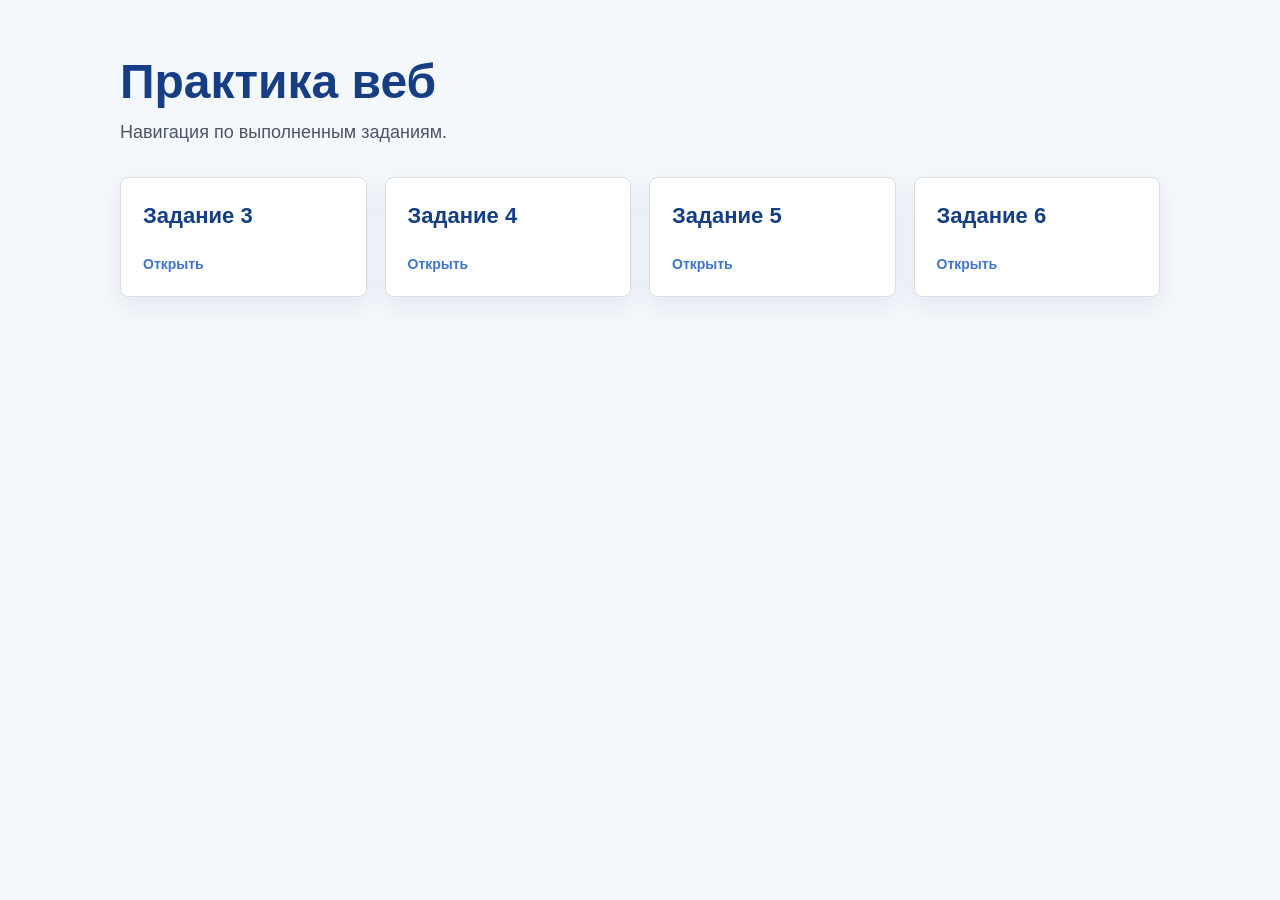
<file: index.html>
<!DOCTYPE html>
<html lang="ru">
<head>
  <meta charset="UTF-8">
  <meta name="viewport" content="width=device-width, initial-scale=1.0">
  <title>Практика веб</title>
  <style>
    /* Базовые стили */
    * {
      box-sizing: border-box;
    }

    body {
      margin: 0;
      min-height: 100vh;
      background: #f4f7fb;
      color: #1f2937;
      font-family: Arial, sans-serif;
      line-height: 1.45;
    }

    main {
      width: min(1040px, calc(100% - 32px));
      margin: 0 auto;
      padding: 56px 0;
    }

    h1 {
      margin: 0 0 10px;
      color: #153e84;
      font-size: clamp(32px, 5vw, 48px);
      line-height: 1.1;
    }

    p {
      margin: 0 0 32px;
      color: #4b5563;
      font-size: 18px;
    }

    /* Карточки заданий */
    .tasks {
      display: grid;
      grid-template-columns: repeat(auto-fit, minmax(210px, 1fr));
      gap: 18px;
    }

    .task {
      min-height: 120px;
      padding: 22px;
      border: 1px solid #d9dce2;
      border-radius: 8px;
      display: flex;
      flex-direction: column;
      justify-content: space-between;
      background: #ffffff;
      color: inherit;
      text-decoration: none;
      box-shadow: 0 10px 24px rgba(21, 62, 132, 0.08);
      transition: transform 0.2s ease, box-shadow 0.2s ease, border-color 0.2s ease;
    }

    .task:hover {
      transform: translateY(-3px);
      border-color: #4174cb;
      box-shadow: 0 16px 32px rgba(21, 62, 132, 0.14);
    }

    .task strong {
      color: #153e84;
      font-size: 22px;
    }

    .task span {
      margin-top: 16px;
      color: #4174cb;
      font-size: 14px;
      font-weight: 700;
    }
  </style>
</head>
<body>
  <!-- Навигация по заданиям -->
  <main>
    <h1>Практика веб</h1>
    <p>Навигация по выполненным заданиям.</p>
    <div class="tasks">
      <a class="task" href="Задание 3/index.html">
        <strong>Задание 3</strong>
        <span>Открыть</span>
      </a>
      <a class="task" href="Задание 4/index.html">
        <strong>Задание 4</strong>
        <span>Открыть</span>
      </a>
      <a class="task" href="Задание 5/index.html">
        <strong>Задание 5</strong>
        <span>Открыть</span>
      </a>
      <a class="task" href="Задание 6/index.html">
        <strong>Задание 6</strong>
        <span>Открыть</span>
      </a>
    </div>
  </main>
</body>
</html>
</file>
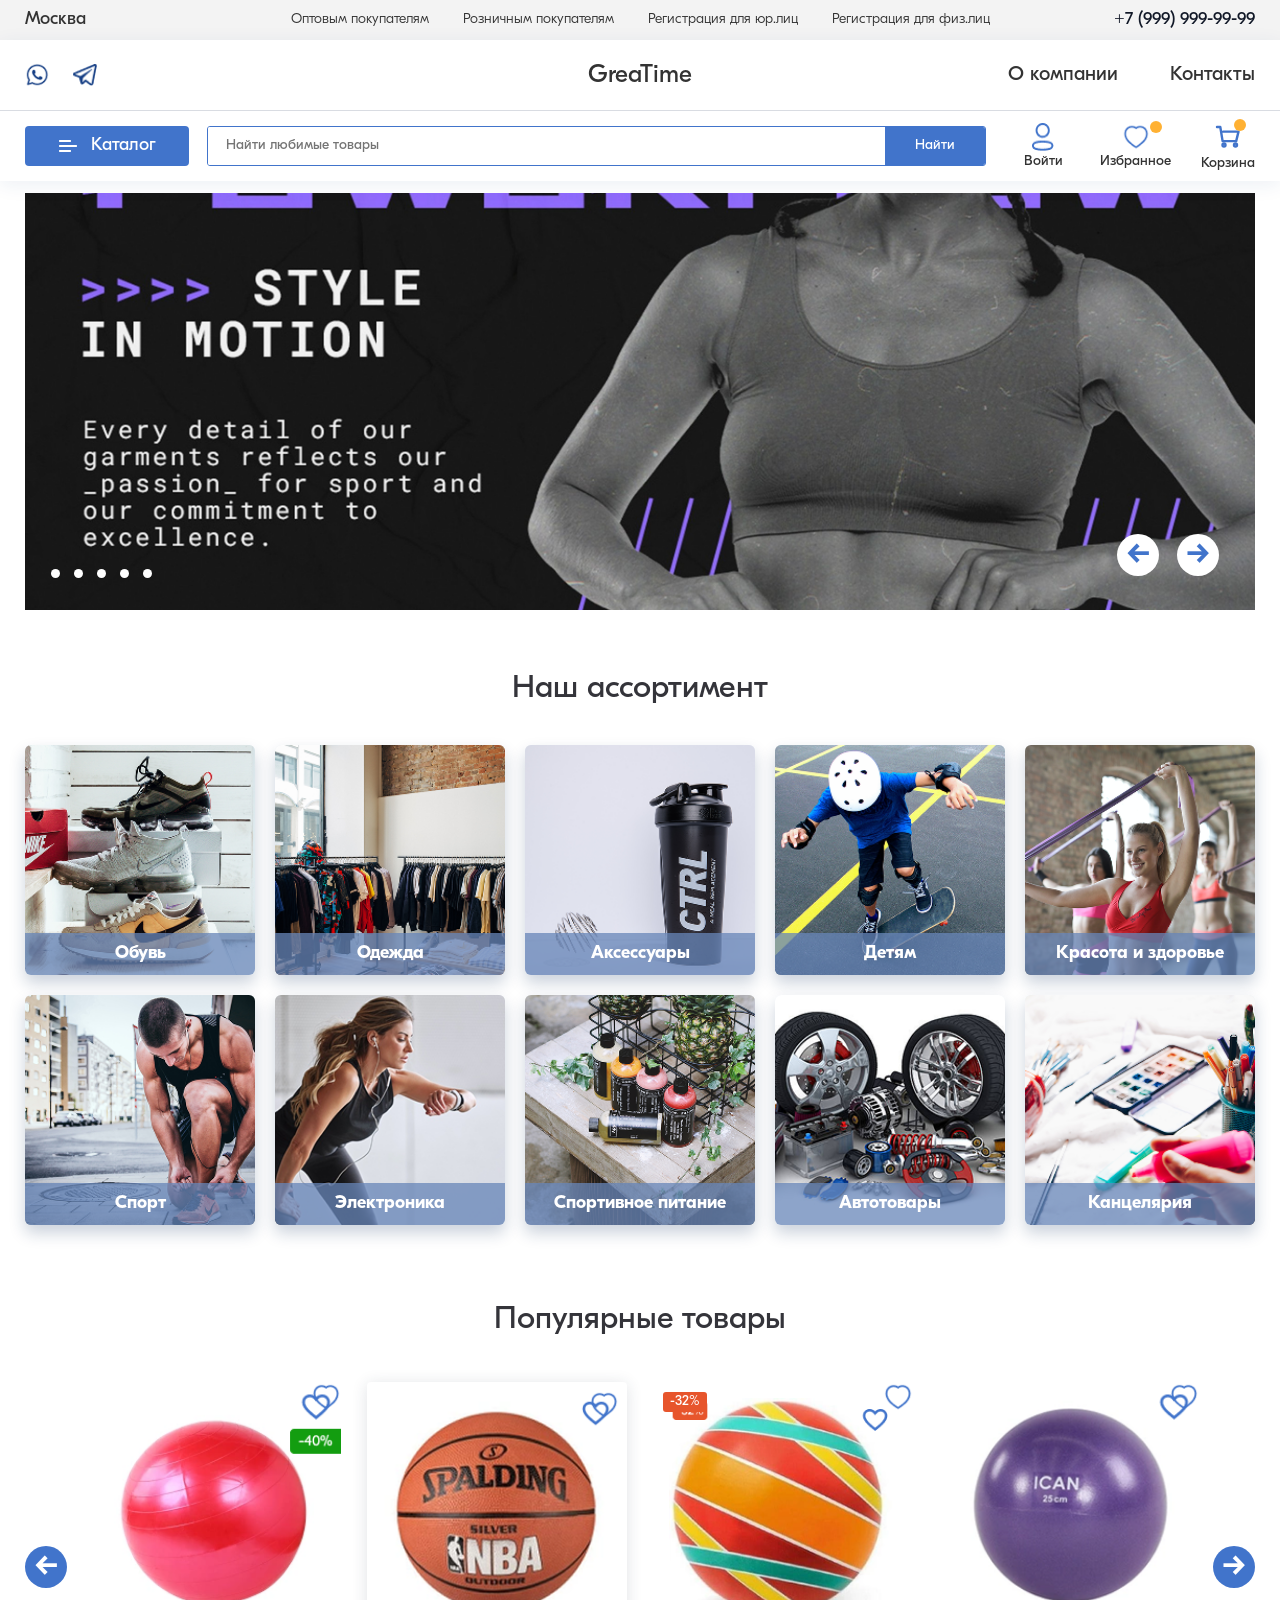
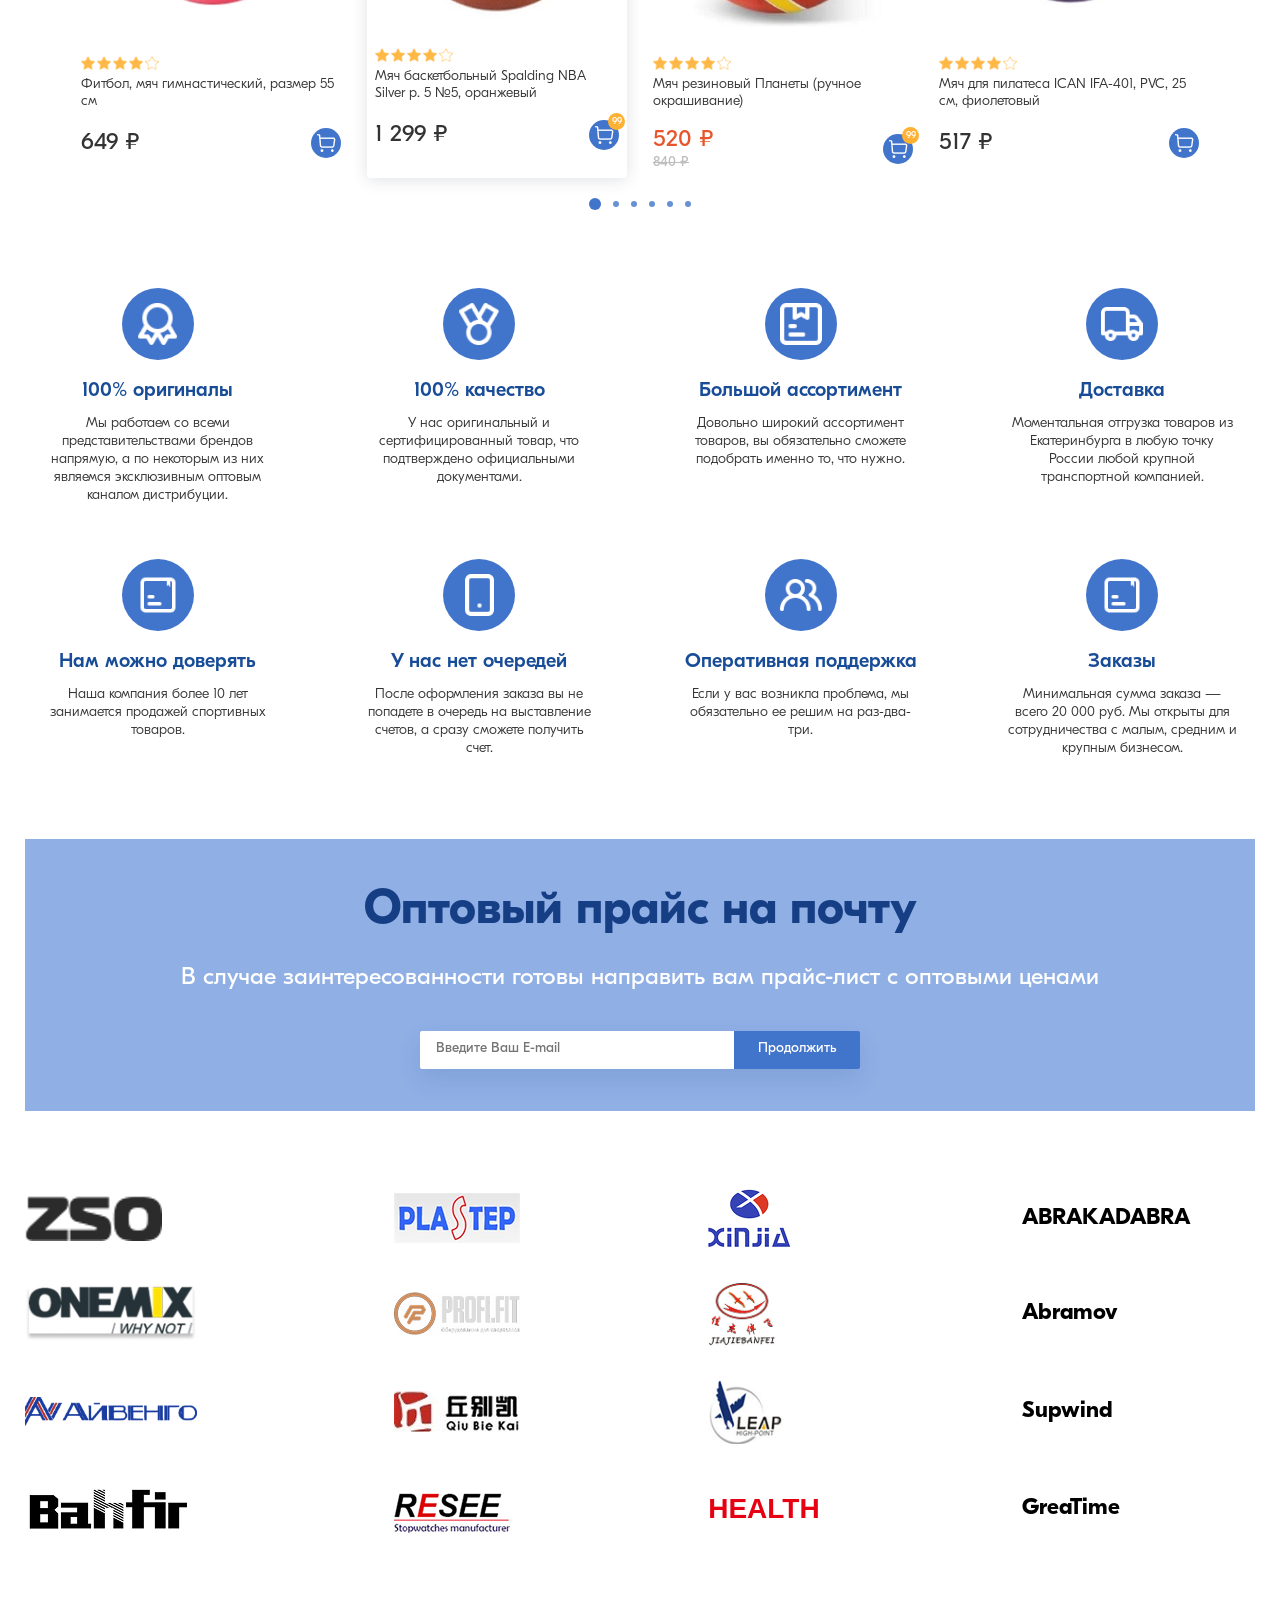
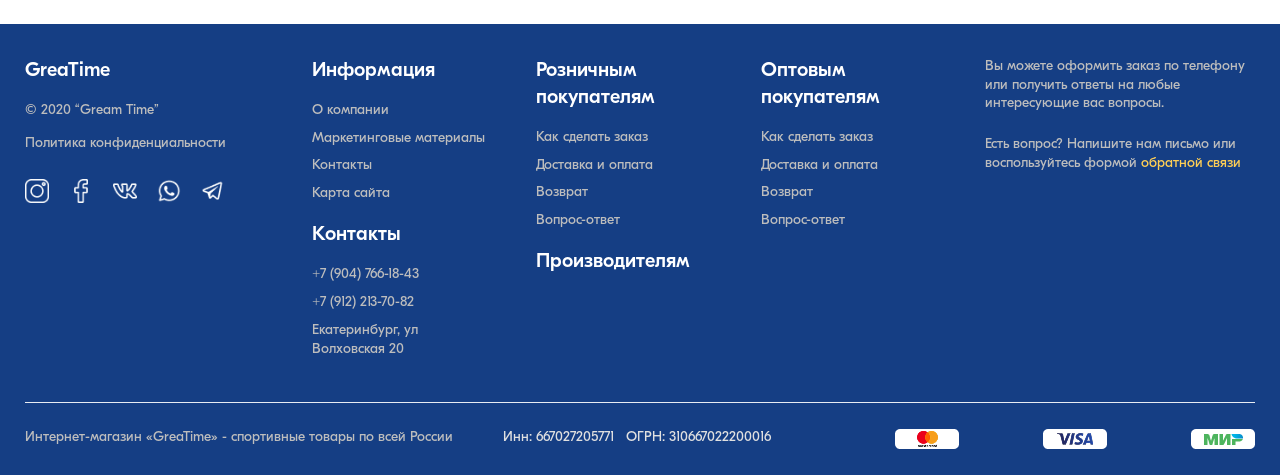
<file: Задание 3/index.html>
﻿<!DOCTYPE html>
<html lang="ru">
<head>
  <meta charset="UTF-8">
  <meta name="viewport" content="width=device-width, initial-scale=1.0">
  <title>GreaTime</title>
  <link rel="stylesheet" href="css/styles.css">
</head>
<body>
  <!-- Верхняя строка -->
  <div class="top-line">
    <div class="container top-line__inner">
      <span>Москва</span>
      <nav class="top-menu" aria-label="Верхнее меню">
        <a href="#">Оптовым покупателям</a>
        <a href="#">Розничным покупателям</a>
        <a href="#">Регистрация для юр.лиц</a>
        <a href="#">Регистрация для физ.лиц</a>
      </nav>
      <a class="phone" href="tel:+79999999999">+7 (999) 999-99-99</a>
    </div>
  </div>

  <!-- Шапка -->
  <header>
    <div class="header-main">
      <div class="container header-main__inner">
        <div class="messengers">
          <a href="#" aria-label="WhatsApp"><img src="../img/icon-whatsapp-header.png" alt=""></a>
          <a href="#" aria-label="Telegram"><img src="../img/icon-telegram-header.png" alt=""></a>
        </div>
        <a class="brand" href="#">GreaTime</a>
        <input class="burger-toggle" type="checkbox" id="burger-toggle" aria-label="Открыть меню">
        <label class="burger-btn" for="burger-toggle" aria-hidden="true">
          <span></span>
          <span></span>
          <span></span>
        </label>
        <nav class="header-links" aria-label="Информация">
          <a href="#">О компании</a>
          <a href="#">Контакты</a>
        </nav>
        <nav class="mobile-menu" aria-label="Мобильное меню">
          <a href="#">О компании</a>
          <a href="#">Контакты</a>
          <a href="#">Оптовым покупателям</a>
          <a href="#">Розничным покупателям</a>
          <a href="#">Регистрация для юр.лиц</a>
          <a href="#">Регистрация для физ.лиц</a>
        </nav>
      </div>
    </div>

    <div class="search-line">
      <div class="container search-line__inner">
        <button class="catalog-btn" type="button">
          <img src="../img/icon-menu-catalog.png" alt="">
          <span>Каталог</span>
        </button>

        <form class="search" action="#">
          <input type="search" placeholder="Найти любимые товары">
          <button type="submit">Найти</button>
        </form>

        <nav class="user-actions" aria-label="Пользовательское меню">
          <a class="user-action" href="#">
            <img src="../img/icon-user-profile.png" alt="">
            <span>Войти</span>
          </a>
          <a class="user-action" href="#">
            <span class="notify-dot"></span>
            <img src="../img/icon-favorite-heart.png" alt="">
            <span>Избранное</span>
          </a>
          <a class="user-action" href="#">
            <span class="notify-dot"></span>
            <img src="../img/icon-cart-header.svg" alt="">
            <span>Корзина</span>
          </a>
        </nav>
      </div>
    </div>
  </header>

  <main>
    <!-- Баннер -->
    <section class="hero" aria-label="Промо баннер">
      <div class="container hero-slider">
        <img src="../img/promo-main-banner.png" alt="Banner design template">
        <div class="hero-dots" aria-hidden="true">
          <span></span>
          <span></span>
          <span></span>
          <span></span>
          <span></span>
        </div>
        <div class="hero-arrows" aria-hidden="true">
          <button class="hero-arrow" type="button">←</button>
          <button class="hero-arrow" type="button">→</button>
        </div>
      </div>
    </section>

    <!-- Ассортимент -->
    <section class="section" aria-labelledby="assortment-title">
      <div class="container">
        <h1 class="section__title" id="assortment-title">Наш ассортимент</h1>
        <div class="assortment">
          <a class="category" href="#"><img src="../img/cat-shoes.png" alt="Обувь"><span>Обувь</span></a>
          <a class="category" href="#"><img src="../img/cat-clothes.png" alt="Одежда"><span>Одежда</span></a>
          <a class="category" href="#"><img src="../img/cat-accessories.png" alt="Аксессуары"><span>Аксессуары</span></a>
          <a class="category" href="#"><img src="../img/cat-kids.png" alt="Детям"><span>Детям</span></a>
          <a class="category" href="#"><img src="../img/cat-beauty.png" alt="Красота и здоровье"><span>Красота и здоровье</span></a>
          <a class="category" href="#"><img src="../img/cat-sport.png" alt="Спорт"><span>Спорт</span></a>
          <a class="category" href="#"><img src="../img/cat-electronics.png" alt="Электроника"><span>Электроника</span></a>
          <a class="category" href="#"><img src="../img/cat-food.png" alt="Спортивное питание"><span>Спортивное питание</span></a>
          <a class="category" href="#"><img src="../img/cat-auto.png" alt="Автотовары"><span>Автотовары</span></a>
          <a class="category" href="#"><img src="../img/cat-office.png" alt="Канцелярия"><span>Канцелярия</span></a>
        </div>
      </div>
    </section>

    <!-- Популярные товары -->
    <section class="section" aria-labelledby="popular-title">
      <div class="container">
        <h2 class="section__title" id="popular-title">Популярные товары</h2>
        <div class="products-box">
          <button class="product-arrow product-arrow--left" type="button" aria-label="Назад">←</button>
          <div class="products">
            <article class="product">
              <div class="product__media">
                <img src="../img/prod-fitball.png" alt="Фитбол гимнастический">
                <button class="favorite" type="button" aria-label="Добавить в избранное"><img src="../img/icon-favorite-heart.png" alt=""></button>
              </div>
              <div class="rating">
                <img src="../img/icon-star-filled.png" alt=""><img src="../img/icon-star-filled.png" alt=""><img src="../img/icon-star-filled.png" alt=""><img src="../img/icon-star-filled.png" alt=""><img src="../img/icon-star-empty.png" alt="">
              </div>
              <h3 class="product__name">Фитбол, мяч гимнастический, размер 55 см</h3>
              <div class="product__bottom">
                <p class="price">649 ₽</p>
                <button class="cart-btn" type="button" aria-label="В корзину"><img src="../img/icon-cart-button.png" alt=""></button>
              </div>
            </article>

            <article class="product product--active">
              <div class="product__media">
                <img src="../img/prod-basket.png" alt="Баскетбольный мяч Spalding">
                <button class="favorite" type="button" aria-label="Добавить в избранное"><img src="../img/icon-favorite-heart.png" alt=""></button>
              </div>
              <div class="rating">
                <img src="../img/icon-star-filled.png" alt=""><img src="../img/icon-star-filled.png" alt=""><img src="../img/icon-star-filled.png" alt=""><img src="../img/icon-star-filled.png" alt=""><img src="../img/icon-star-empty.png" alt="">
              </div>
              <h3 class="product__name">Мяч баскетбольный Spalding NBA Silver р. 5 №5, оранжевый</h3>
              <div class="product__bottom">
                <p class="price">1 299 ₽</p>
                <button class="cart-btn" type="button" aria-label="В корзину"><span class="cart-badge">99</span><img src="../img/icon-cart-button.png" alt=""></button>
              </div>
            </article>

            <article class="product">
              <div class="product__media">
                <span class="discount-badge">-32%</span>
                <img class="product__image--planet" src="../img/prod-planet.png" alt="Мяч резиновый Планеты">
                <button class="favorite" type="button" aria-label="Добавить в избранное"><img src="../img/icon-favorite-heart.png" alt=""></button>
              </div>
              <div class="rating">
                <img src="../img/icon-star-filled.png" alt=""><img src="../img/icon-star-filled.png" alt=""><img src="../img/icon-star-filled.png" alt=""><img src="../img/icon-star-filled.png" alt=""><img src="../img/icon-star-empty.png" alt="">
              </div>
              <h3 class="product__name">Мяч резиновый Планеты (ручное окрашивание)</h3>
              <div class="product__bottom">
                <p class="price price--sale">
                  <span>520 ₽</span>
                  <span class="old-price">840 ₽</span>
                </p>
                <button class="cart-btn" type="button" aria-label="В корзину"><span class="cart-badge">99</span><img src="../img/icon-cart-button.png" alt=""></button>
              </div>
            </article>

            <article class="product">
              <div class="product__media">
                <img src="../img/prod-pilates.png" alt="Мяч для пилатеса ICAN">
                <button class="favorite" type="button" aria-label="Добавить в избранное"><img src="../img/icon-favorite-heart.png" alt=""></button>
              </div>
              <div class="rating">
                <img src="../img/icon-star-filled.png" alt=""><img src="../img/icon-star-filled.png" alt=""><img src="../img/icon-star-filled.png" alt=""><img src="../img/icon-star-filled.png" alt=""><img src="../img/icon-star-empty.png" alt="">
              </div>
              <h3 class="product__name">Мяч для пилатеса ICAN IFA-401, PVC, 25 см, фиолетовый</h3>
              <div class="product__bottom">
                <p class="price">517 ₽</p>
                <button class="cart-btn" type="button" aria-label="В корзину"><img src="../img/icon-cart-button.png" alt=""></button>
              </div>
            </article>
          </div>
          <button class="product-arrow product-arrow--right" type="button" aria-label="Вперед">→</button>
          <div class="product-dots" aria-hidden="true">
            <span></span><span></span><span></span><span></span><span></span><span></span>
          </div>
        </div>
      </div>
    </section>

    <!-- Преимущества -->
    <section class="benefits" aria-label="Преимущества">
      <div class="container benefits__grid">
        <article class="benefit">
          <div class="benefit__icon"><img src="../img/icon-original.png" alt=""></div>
          <h3>100% оригиналы</h3>
          <p>Мы работаем со всеми представительствами брендов напрямую, а по некоторым из них являемся эксклюзивным оптовым каналом дистрибуции.</p>
        </article>
        <article class="benefit">
          <div class="benefit__icon"><img src="../img/icon-quality.png" alt=""></div>
          <h3>100% качество</h3>
          <p>У нас оригинальный и сертифицированный товар, что подтверждено официальными документами.</p>
        </article>
        <article class="benefit">
          <div class="benefit__icon"><img src="../img/icon-bag.png" alt=""></div>
          <h3>Большой ассортимент</h3>
          <p>Довольно широкий ассортимент товаров, вы обязательно сможете подобрать именно то, что нужно.</p>
        </article>
        <article class="benefit">
          <div class="benefit__icon"><img src="../img/icon-delivery.png" alt=""></div>
          <h3>Доставка</h3>
          <p>Моментальная отгрузка товаров из Екатеринбурга в любую точку России любой крупной транспортной компанией.</p>
        </article>
        <article class="benefit">
          <div class="benefit__icon"><img src="../img/icon-order.png" alt=""></div>
          <h3>Нам можно доверять</h3>
          <p>Наша компания более 10 лет занимается продажей спортивных товаров.</p>
        </article>
        <article class="benefit">
          <div class="benefit__icon"><img src="../img/icon-phone.png" alt=""></div>
          <h3>У нас нет очередей</h3>
          <p>После оформления заказа вы не попадете в очередь на выставление счетов, а сразу сможете получить счет.</p>
        </article>
        <article class="benefit">
          <div class="benefit__icon"><img src="../img/icon-users.png" alt=""></div>
          <h3>Оперативная поддержка</h3>
          <p>Если у вас возникла проблема, мы обязательно ее решим на раз-два-три.</p>
        </article>
        <article class="benefit">
          <div class="benefit__icon"><img src="../img/icon-order.png" alt=""></div>
          <h3>Заказы</h3>
          <p>Минимальная сумма заказа — всего 20 000 руб. Мы открыты для сотрудничества с малым, средним и крупным бизнесом.</p>
        </article>
      </div>
    </section>

    <!-- Форма прайса -->
    <section class="price-request" aria-labelledby="price-title">
      <div class="container price-request__box">
        <h2 id="price-title">Оптовый прайс на почту</h2>
        <p>В случае заинтересованности готовы направить вам прайс-лист с оптовыми ценами</p>
        <form action="#">
          <input type="email" placeholder="Введите Ваш E-mail">
          <button type="submit">Продолжить</button>
        </form>
      </div>
    </section>

    <!-- Бренды -->
    <section class="brands" aria-label="Бренды">
      <div class="container brands__grid">
        <div class="brand-logo"><img src="../img/logo-zso.png" alt="ZSO"></div>
        <div class="brand-logo"><img src="../img/brand-plastep.png" alt="Plastep"></div>
        <div class="brand-logo"><img src="../img/brand-xinjia.png" alt="Xinjia"></div>
        <div class="brand-logo brand-logo--text">ABRAKADABRA</div>

        <div class="brand-logo"><img src="../img/brand-onemix.png" alt="Onemix"></div>
        <div class="brand-logo"><img src="../img/brand-profi-fit.png" alt="Profi Fit"></div>
        <div class="brand-logo"><img src="../img/brand-jaifeianfei.png" alt="Jaifeianfei"></div>
        <div class="brand-logo brand-logo--text">Abramov</div>

        <div class="brand-logo"><img src="../img/brand-avventura.png" alt="Avventura"></div>
        <div class="brand-logo"><img src="../img/brand-qiubiekai.png" alt="Qiu Bie Kai"></div>
        <div class="brand-logo"><img src="../img/brand-leap.png" alt="Leap"></div>
        <div class="brand-logo brand-logo--text">Supwind</div>

        <div class="brand-logo"><img src="../img/brand-bankfit.png" alt="Bankfit"></div>
        <div class="brand-logo"><img src="../img/brand-resee.png" alt="Resee"></div>
        <div class="brand-logo"><span class="health-mark">HEALTH</span></div>
        <div class="brand-logo brand-logo--text">GreaTime</div>
      </div>
    </section>
  </main>

  <!-- Подвал -->
  <footer class="footer">
    <div class="container">
      <div class="footer__grid">
        <section>
          <h2 class="footer__brand">GreaTime</h2>
          <p class="footer__copy">© 2020 “Gream Time”</p>
          <a class="footer__policy" href="#">Политика конфиденциальности</a>
          <div class="socials">
            <a href="#" aria-label="Instagram"><img src="../img/icon-instagram-footer.png" alt=""></a>
            <a href="#" aria-label="Facebook"><img src="../img/icon-facebook-footer.png" alt=""></a>
            <a href="#" aria-label="VK"><img src="../img/icon-vk-footer.png" alt=""></a>
            <a href="#" aria-label="WhatsApp"><img src="../img/icon-whatsapp-footer.png" alt=""></a>
            <a href="#" aria-label="Telegram"><img src="../img/icon-telegram-footer.png" alt=""></a>
          </div>
        </section>
        <section>
          <h2>Информация</h2>
          <nav>
            <a href="#">О компании</a>
            <a href="#">Маркетинговые материалы</a>
            <a href="#">Контакты</a>
            <a href="#">Карта сайта</a>
          </nav>
          <h2 style="margin-top:18px;">Контакты</h2>
          <div class="footer__contacts">
            <a href="tel:+79047661843">+7 (904) 766-18-43</a>
            <a href="tel:+79122137082">+7 (912) 213-70-82</a>
            <span class="footer__text">Екатеринбург, ул Волховская 20</span>
          </div>
        </section>
        <section>
          <h2>Розничным покупателям</h2>
          <nav>
            <a href="#">Как сделать заказ</a>
            <a href="#">Доставка и оплата</a>
            <a href="#">Возврат</a>
            <a href="#">Вопрос-ответ</a>
          </nav>
          <h2 class="footer__manufacturers-title">Производителям</h2>
        </section>
        <section>
          <h2>Оптовым покупателям</h2>
          <nav>
            <a href="#">Как сделать заказ</a>
            <a href="#">Доставка и оплата</a>
            <a href="#">Возврат</a>
            <a href="#">Вопрос-ответ</a>
          </nav>
        </section>
        <section>
          <p class="footer__text">Вы можете оформить заказ по телефону или получить ответы на любые интересующие вас вопросы.</p>
          <p class="footer__text" style="margin-top:22px;">Есть вопрос? Напишите нам письмо или воспользуйтесь формой <span class="footer__accent">обратной связи</span></p>
        </section>
      </div>

      <div class="footer__bottom">
        <p class="footer__bottom-text">Интернет-магазин «GreaTime» - спортивные товары по всей России</p>
        <p class="footer__requisites">Инн: 667027205771&nbsp;&nbsp; ОГРН: 310667022200016</p>
        <div class="footer__payments">
          <img src="../img/payment-mastercard.png" alt="Mastercard">
          <img src="../img/payment-visa.png" alt="Visa">
          <img src="../img/payment-mir.png" alt="МИР">
        </div>
      </div>
    </div>
  </footer>
</body>
</html>
</file>
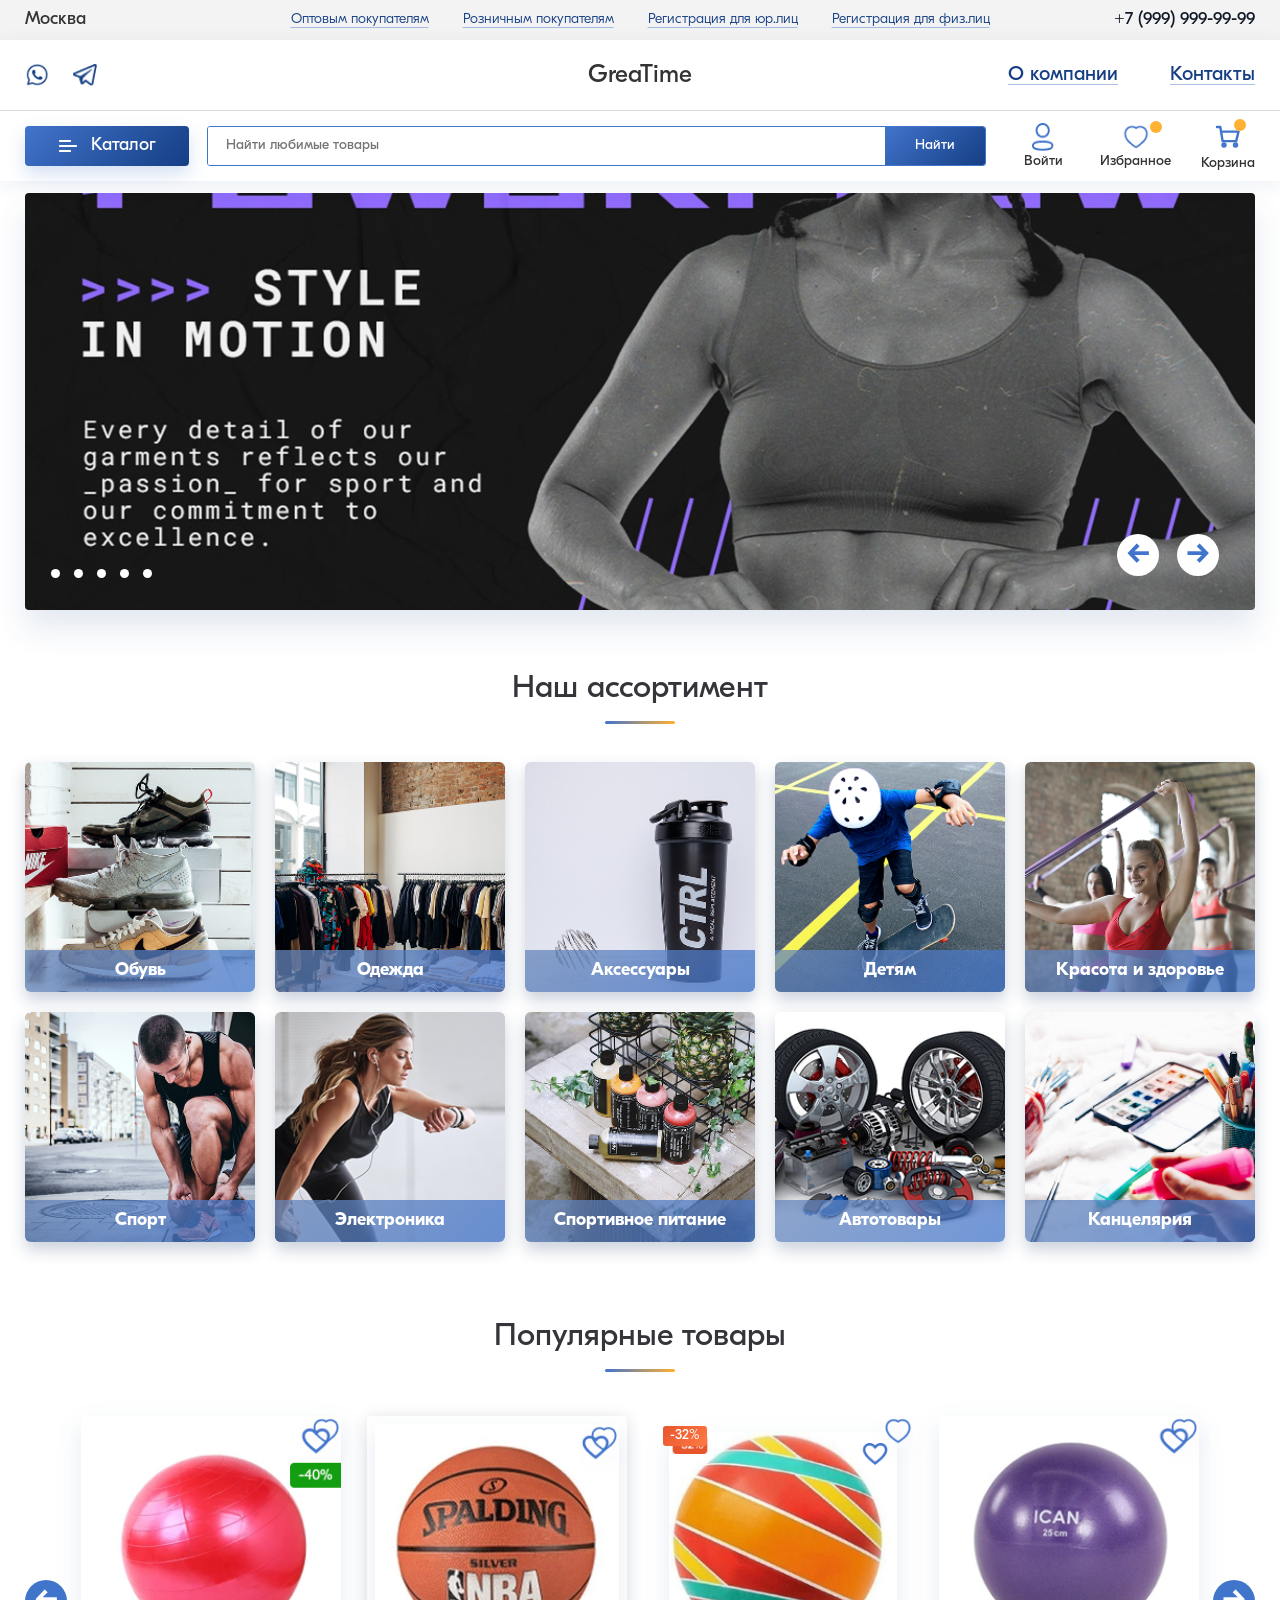
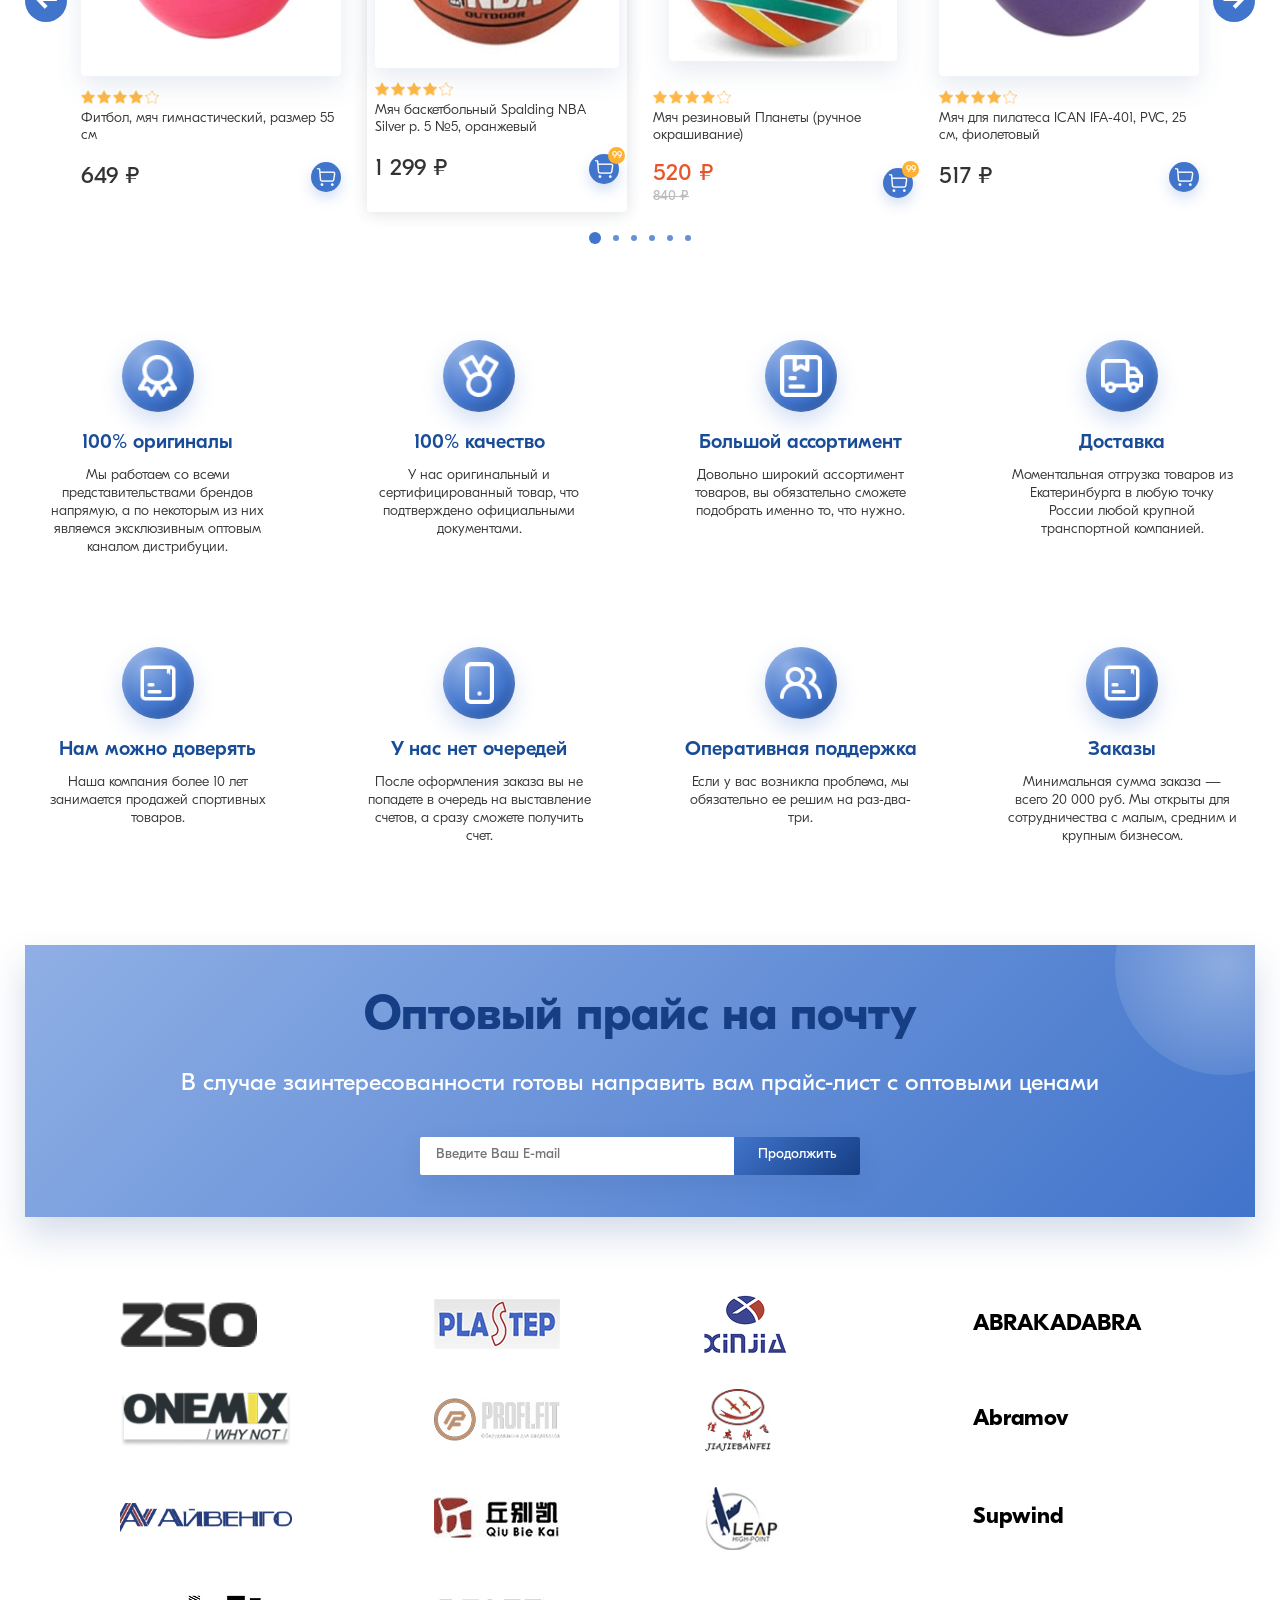
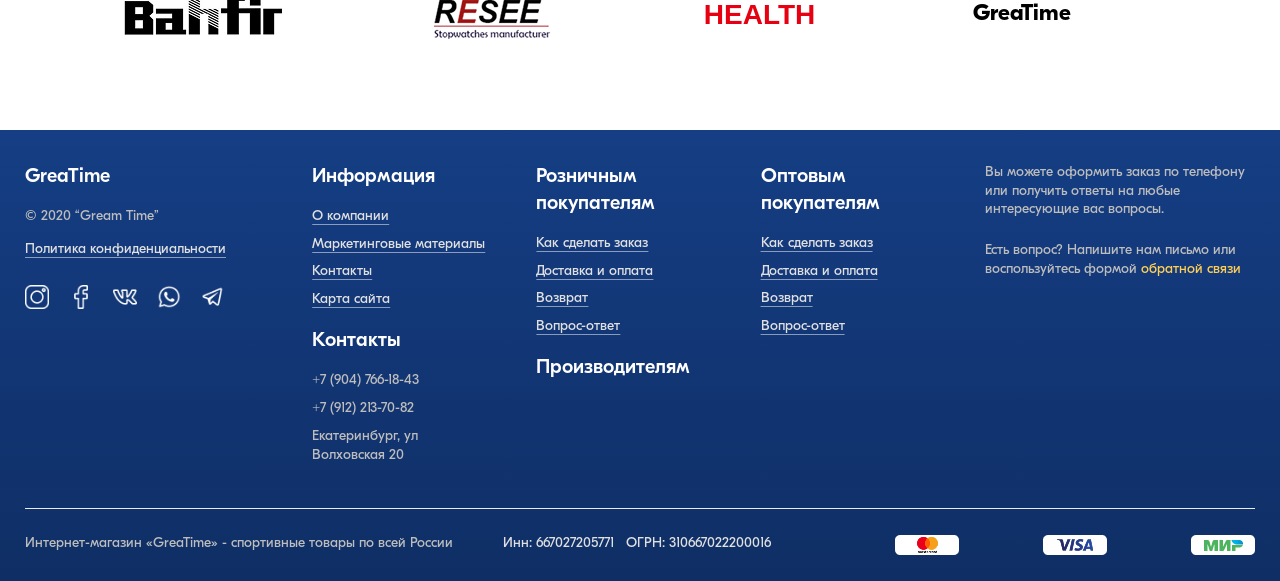
<file: Задание 4/index.html>
﻿<!DOCTYPE html>
<html lang="ru">
<head>
  <meta charset="UTF-8">
  <meta name="viewport" content="width=device-width, initial-scale=1.0">
  <title>GreaTime</title>
  <link rel="stylesheet" href="css/styles.css">
</head>
<body>
  <!-- Верхняя строка -->
  <div class="top-line">
    <div class="container top-line__inner">
      <span>Москва</span>
      <nav class="top-menu" aria-label="Верхнее меню">
        <a href="#price-title">Оптовым покупателям</a>
        <a href="#popular-title">Розничным покупателям</a>
        <a href="#price-title">Регистрация для юр.лиц</a>
        <a href="#price-title">Регистрация для физ.лиц</a>
      </nav>
      <span class="phone">+7 (999) 999-99-99</span>
    </div>
  </div>

  <!-- Шапка -->
  <header>
    <div class="header-main">
      <div class="container header-main__inner">
        <div class="messengers">
          <a href="#" aria-label="WhatsApp"><img src="../img/icon-whatsapp-header.png" alt=""></a>
          <a href="#" aria-label="Telegram"><img src="../img/icon-telegram-header.png" alt=""></a>
        </div>
        <a class="brand" href="#">GreaTime</a>
        <input class="burger-toggle" type="checkbox" id="burger-toggle" aria-label="Открыть меню">
        <label class="burger-btn" for="burger-toggle" aria-hidden="true">
          <span></span>
          <span></span>
          <span></span>
        </label>
        <nav class="header-links" aria-label="Информация">
          <a href="#about">О компании</a>
          <a href="#contacts">Контакты</a>
        </nav>
        <nav class="mobile-menu" aria-label="Мобильное меню">
          <a href="#about">О компании</a>
          <a href="#contacts">Контакты</a>
          <a href="#price-title">Оптовым покупателям</a>
          <a href="#popular-title">Розничным покупателям</a>
          <a href="#price-title">Регистрация для юр.лиц</a>
          <a href="#price-title">Регистрация для физ.лиц</a>
        </nav>
      </div>
    </div>

    <div class="search-line">
      <div class="container search-line__inner">
        <button class="catalog-btn" type="button">
          <img src="../img/icon-menu-catalog.png" alt="">
          <span>Каталог</span>
        </button>

        <form class="search" action="#">
          <input type="search" placeholder="Найти любимые товары">
          <button type="submit">Найти</button>
        </form>

        <nav class="user-actions" aria-label="Пользовательское меню">
          <a class="user-action" href="#">
            <img src="../img/icon-user-profile.png" alt="">
            <span>Войти</span>
          </a>
          <a class="user-action" href="#">
            <span class="notify-dot"></span>
            <img src="../img/icon-favorite-heart.png" alt="">
            <span>Избранное</span>
          </a>
          <a class="user-action" href="#">
            <span class="notify-dot"></span>
            <img src="../img/icon-cart-header.svg" alt="">
            <span>Корзина</span>
          </a>
        </nav>
      </div>
    </div>
  </header>

  <main>
    <!-- Баннер -->
    <section class="hero" aria-label="Промо баннер">
      <div class="container hero-slider">
        <img src="../img/promo-main-banner.png" alt="Banner design template">
        <div class="hero-dots" aria-hidden="true">
          <span></span>
          <span></span>
          <span></span>
          <span></span>
          <span></span>
        </div>
        <div class="hero-arrows" aria-hidden="true">
          <button class="hero-arrow" type="button">←</button>
          <button class="hero-arrow" type="button">→</button>
        </div>
      </div>
    </section>

    <!-- Ассортимент -->
    <section class="section" aria-labelledby="assortment-title">
      <div class="container">
        <h1 class="section__title" id="assortment-title">Наш ассортимент</h1>
        <div class="assortment">
          <a class="category" href="#"><img src="../img/cat-shoes.png" alt="Обувь"><span>Обувь</span></a>
          <a class="category" href="#"><img src="../img/cat-clothes.png" alt="Одежда"><span>Одежда</span></a>
          <a class="category" href="#"><img src="../img/cat-accessories.png" alt="Аксессуары"><span>Аксессуары</span></a>
          <a class="category" href="#"><img src="../img/cat-kids.png" alt="Детям"><span>Детям</span></a>
          <a class="category" href="#"><img src="../img/cat-beauty.png" alt="Красота и здоровье"><span>Красота и здоровье</span></a>
          <a class="category" href="#"><img src="../img/cat-sport.png" alt="Спорт"><span>Спорт</span></a>
          <a class="category" href="#"><img src="../img/cat-electronics.png" alt="Электроника"><span>Электроника</span></a>
          <a class="category" href="#"><img src="../img/cat-food.png" alt="Спортивное питание"><span>Спортивное питание</span></a>
          <a class="category" href="#"><img src="../img/cat-auto.png" alt="Автотовары"><span>Автотовары</span></a>
          <a class="category" href="#"><img src="../img/cat-office.png" alt="Канцелярия"><span>Канцелярия</span></a>
        </div>
      </div>
    </section>

    <!-- Популярные товары -->
    <section class="section" aria-labelledby="popular-title">
      <div class="container">
        <h2 class="section__title" id="popular-title">Популярные товары</h2>
        <div class="products-box">
          <button class="product-arrow product-arrow--left" type="button" aria-label="Назад">←</button>
          <div class="products">
            <article class="product">
              <div class="product__media">
                <img src="../img/prod-fitball.png" alt="Фитбол гимнастический">
                <button class="favorite" type="button" aria-label="Добавить в избранное"><img src="../img/icon-favorite-heart.png" alt=""></button>
              </div>
              <div class="rating">
                <img src="../img/icon-star-filled.png" alt=""><img src="../img/icon-star-filled.png" alt=""><img src="../img/icon-star-filled.png" alt=""><img src="../img/icon-star-filled.png" alt=""><img src="../img/icon-star-empty.png" alt="">
              </div>
              <h3 class="product__name">Фитбол, мяч гимнастический, размер 55 см</h3>
              <div class="product__bottom">
                <p class="price">649 ₽</p>
                <button class="cart-btn" type="button" aria-label="В корзину"><img src="../img/icon-cart-button.png" alt=""></button>
              </div>
            </article>

            <article class="product product--active">
              <div class="product__media">
                <img src="../img/prod-basket.png" alt="Баскетбольный мяч Spalding">
                <button class="favorite" type="button" aria-label="Добавить в избранное"><img src="../img/icon-favorite-heart.png" alt=""></button>
              </div>
              <div class="rating">
                <img src="../img/icon-star-filled.png" alt=""><img src="../img/icon-star-filled.png" alt=""><img src="../img/icon-star-filled.png" alt=""><img src="../img/icon-star-filled.png" alt=""><img src="../img/icon-star-empty.png" alt="">
              </div>
              <h3 class="product__name">Мяч баскетбольный Spalding NBA Silver р. 5 №5, оранжевый</h3>
              <div class="product__bottom">
                <p class="price">1 299 ₽</p>
                <button class="cart-btn" type="button" aria-label="В корзину"><span class="cart-badge">99</span><img src="../img/icon-cart-button.png" alt=""></button>
              </div>
            </article>

            <article class="product">
              <div class="product__media">
                <span class="discount-badge">-32%</span>
                <img class="product__image--planet" src="../img/prod-planet.png" alt="Мяч резиновый Планеты">
                <button class="favorite" type="button" aria-label="Добавить в избранное"><img src="../img/icon-favorite-heart.png" alt=""></button>
              </div>
              <div class="rating">
                <img src="../img/icon-star-filled.png" alt=""><img src="../img/icon-star-filled.png" alt=""><img src="../img/icon-star-filled.png" alt=""><img src="../img/icon-star-filled.png" alt=""><img src="../img/icon-star-empty.png" alt="">
              </div>
              <h3 class="product__name">Мяч резиновый Планеты (ручное окрашивание)</h3>
              <div class="product__bottom">
                <p class="price price--sale">
                  <span>520 ₽</span>
                  <span class="old-price">840 ₽</span>
                </p>
                <button class="cart-btn" type="button" aria-label="В корзину"><span class="cart-badge">99</span><img src="../img/icon-cart-button.png" alt=""></button>
              </div>
            </article>

            <article class="product">
              <div class="product__media">
                <img src="../img/prod-pilates.png" alt="Мяч для пилатеса ICAN">
                <button class="favorite" type="button" aria-label="Добавить в избранное"><img src="../img/icon-favorite-heart.png" alt=""></button>
              </div>
              <div class="rating">
                <img src="../img/icon-star-filled.png" alt=""><img src="../img/icon-star-filled.png" alt=""><img src="../img/icon-star-filled.png" alt=""><img src="../img/icon-star-filled.png" alt=""><img src="../img/icon-star-empty.png" alt="">
              </div>
              <h3 class="product__name">Мяч для пилатеса ICAN IFA-401, PVC, 25 см, фиолетовый</h3>
              <div class="product__bottom">
                <p class="price">517 ₽</p>
                <button class="cart-btn" type="button" aria-label="В корзину"><img src="../img/icon-cart-button.png" alt=""></button>
              </div>
            </article>
          </div>
          <button class="product-arrow product-arrow--right" type="button" aria-label="Вперед">→</button>
          <div class="product-dots" aria-hidden="true">
            <span></span><span></span><span></span><span></span><span></span><span></span>
          </div>
        </div>
      </div>
    </section>

    <!-- Преимущества -->
    <section class="benefits" id="about" aria-label="Преимущества">
      <div class="container benefits__grid">
        <article class="benefit">
          <div class="benefit__icon"><img src="../img/icon-original.png" alt=""></div>
          <h3>100% оригиналы</h3>
          <p>Мы работаем со всеми представительствами брендов напрямую, а по некоторым из них являемся эксклюзивным оптовым каналом дистрибуции.</p>
        </article>
        <article class="benefit">
          <div class="benefit__icon"><img src="../img/icon-quality.png" alt=""></div>
          <h3>100% качество</h3>
          <p>У нас оригинальный и сертифицированный товар, что подтверждено официальными документами.</p>
        </article>
        <article class="benefit">
          <div class="benefit__icon"><img src="../img/icon-bag.png" alt=""></div>
          <h3>Большой ассортимент</h3>
          <p>Довольно широкий ассортимент товаров, вы обязательно сможете подобрать именно то, что нужно.</p>
        </article>
        <article class="benefit">
          <div class="benefit__icon"><img src="../img/icon-delivery.png" alt=""></div>
          <h3>Доставка</h3>
          <p>Моментальная отгрузка товаров из Екатеринбурга в любую точку России любой крупной транспортной компанией.</p>
        </article>
        <article class="benefit">
          <div class="benefit__icon"><img src="../img/icon-order.png" alt=""></div>
          <h3>Нам можно доверять</h3>
          <p>Наша компания более 10 лет занимается продажей спортивных товаров.</p>
        </article>
        <article class="benefit">
          <div class="benefit__icon"><img src="../img/icon-phone.png" alt=""></div>
          <h3>У нас нет очередей</h3>
          <p>После оформления заказа вы не попадете в очередь на выставление счетов, а сразу сможете получить счет.</p>
        </article>
        <article class="benefit">
          <div class="benefit__icon"><img src="../img/icon-users.png" alt=""></div>
          <h3>Оперативная поддержка</h3>
          <p>Если у вас возникла проблема, мы обязательно ее решим на раз-два-три.</p>
        </article>
        <article class="benefit">
          <div class="benefit__icon"><img src="../img/icon-order.png" alt=""></div>
          <h3>Заказы</h3>
          <p>Минимальная сумма заказа — всего 20 000 руб. Мы открыты для сотрудничества с малым, средним и крупным бизнесом.</p>
        </article>
      </div>
    </section>

    <!-- Форма прайса -->
    <section class="price-request" aria-labelledby="price-title">
      <div class="container price-request__box">
        <h2 id="price-title">Оптовый прайс на почту</h2>
        <p>В случае заинтересованности готовы направить вам прайс-лист с оптовыми ценами</p>
        <form action="#">
          <input type="email" placeholder="Введите Ваш E-mail">
          <button type="submit">Продолжить</button>
        </form>
      </div>
    </section>

    <!-- Бренды -->
    <section class="brands" aria-label="Бренды">
      <div class="container brands__grid">
        <div class="brand-logo"><img src="../img/logo-zso.png" alt="ZSO"></div>
        <div class="brand-logo"><img src="../img/brand-plastep.png" alt="Plastep"></div>
        <div class="brand-logo"><img src="../img/brand-xinjia.png" alt="Xinjia"></div>
        <div class="brand-logo brand-logo--text">ABRAKADABRA</div>

        <div class="brand-logo"><img src="../img/brand-onemix.png" alt="Onemix"></div>
        <div class="brand-logo"><img src="../img/brand-profi-fit.png" alt="Profi Fit"></div>
        <div class="brand-logo"><img src="../img/brand-jaifeianfei.png" alt="Jaifeianfei"></div>
        <div class="brand-logo brand-logo--text">Abramov</div>

        <div class="brand-logo"><img src="../img/brand-avventura.png" alt="Avventura"></div>
        <div class="brand-logo"><img src="../img/brand-qiubiekai.png" alt="Qiu Bie Kai"></div>
        <div class="brand-logo"><img src="../img/brand-leap.png" alt="Leap"></div>
        <div class="brand-logo brand-logo--text">Supwind</div>

        <div class="brand-logo"><img src="../img/brand-bankfit.png" alt="Bankfit"></div>
        <div class="brand-logo"><img src="../img/brand-resee.png" alt="Resee"></div>
        <div class="brand-logo"><span class="health-mark">HEALTH</span></div>
        <div class="brand-logo brand-logo--text">GreaTime</div>
      </div>
    </section>
  </main>

  <!-- Подвал -->
  <footer class="footer" id="contacts">
    <div class="container">
      <div class="footer__grid">
        <section>
          <h2 class="footer__brand">GreaTime</h2>
          <p class="footer__copy">© 2020 “Gream Time”</p>
          <a class="footer__policy" href="#">Политика конфиденциальности</a>
          <div class="socials">
            <a href="#" aria-label="Instagram"><img src="../img/icon-instagram-footer.png" alt=""></a>
            <a href="#" aria-label="Facebook"><img src="../img/icon-facebook-footer.png" alt=""></a>
            <a href="#" aria-label="VK"><img src="../img/icon-vk-footer.png" alt=""></a>
            <a href="#" aria-label="WhatsApp"><img src="../img/icon-whatsapp-footer.png" alt=""></a>
            <a href="#" aria-label="Telegram"><img src="../img/icon-telegram-footer.png" alt=""></a>
          </div>
        </section>
        <section>
          <h2>Информация</h2>
          <nav>
            <a href="#">О компании</a>
            <a href="#">Маркетинговые материалы</a>
            <a href="#">Контакты</a>
            <a href="#">Карта сайта</a>
          </nav>
          <h2 style="margin-top:18px;">Контакты</h2>
          <div class="footer__contacts">
            <span class="footer__phone">+7 (904) 766-18-43</span>
            <span class="footer__phone">+7 (912) 213-70-82</span>
            <span class="footer__text">Екатеринбург, ул Волховская 20</span>
          </div>
        </section>
        <section>
          <h2>Розничным покупателям</h2>
          <nav>
            <a href="#">Как сделать заказ</a>
            <a href="#">Доставка и оплата</a>
            <a href="#">Возврат</a>
            <a href="#">Вопрос-ответ</a>
          </nav>
          <h2 class="footer__manufacturers-title">Производителям</h2>
        </section>
        <section>
          <h2>Оптовым покупателям</h2>
          <nav>
            <a href="#">Как сделать заказ</a>
            <a href="#">Доставка и оплата</a>
            <a href="#">Возврат</a>
            <a href="#">Вопрос-ответ</a>
          </nav>
        </section>
        <section>
          <p class="footer__text">Вы можете оформить заказ по телефону или получить ответы на любые интересующие вас вопросы.</p>
          <p class="footer__text" style="margin-top:22px;">Есть вопрос? Напишите нам письмо или воспользуйтесь формой <span class="footer__accent">обратной связи</span></p>
        </section>
      </div>

      <div class="footer__bottom">
        <p class="footer__bottom-text">Интернет-магазин «GreaTime» - спортивные товары по всей России</p>
        <p class="footer__requisites">Инн: 667027205771&nbsp;&nbsp; ОГРН: 310667022200016</p>
        <div class="footer__payments">
          <img src="../img/payment-mastercard.png" alt="Mastercard">
          <img src="../img/payment-visa.png" alt="Visa">
          <img src="../img/payment-mir.png" alt="МИР">
        </div>
      </div>
    </div>
  </footer>
</body>
</html>
</file>
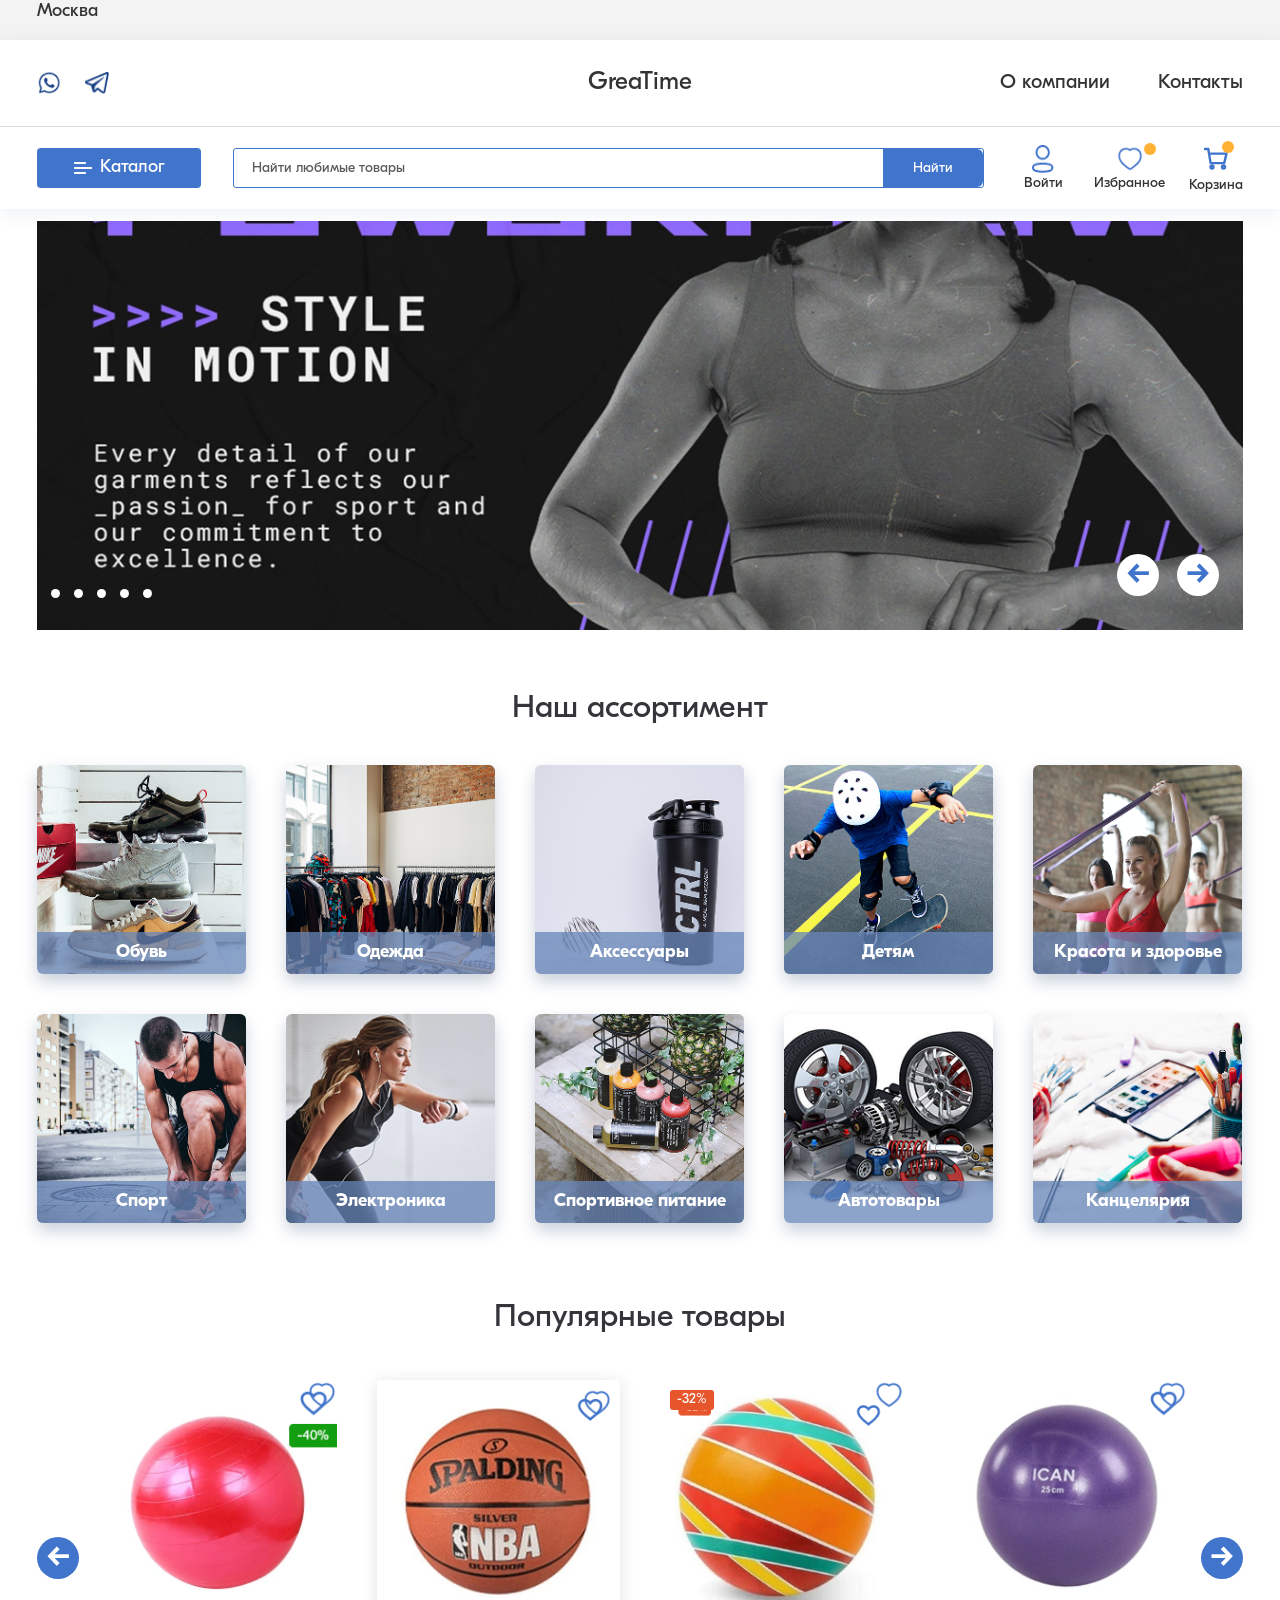
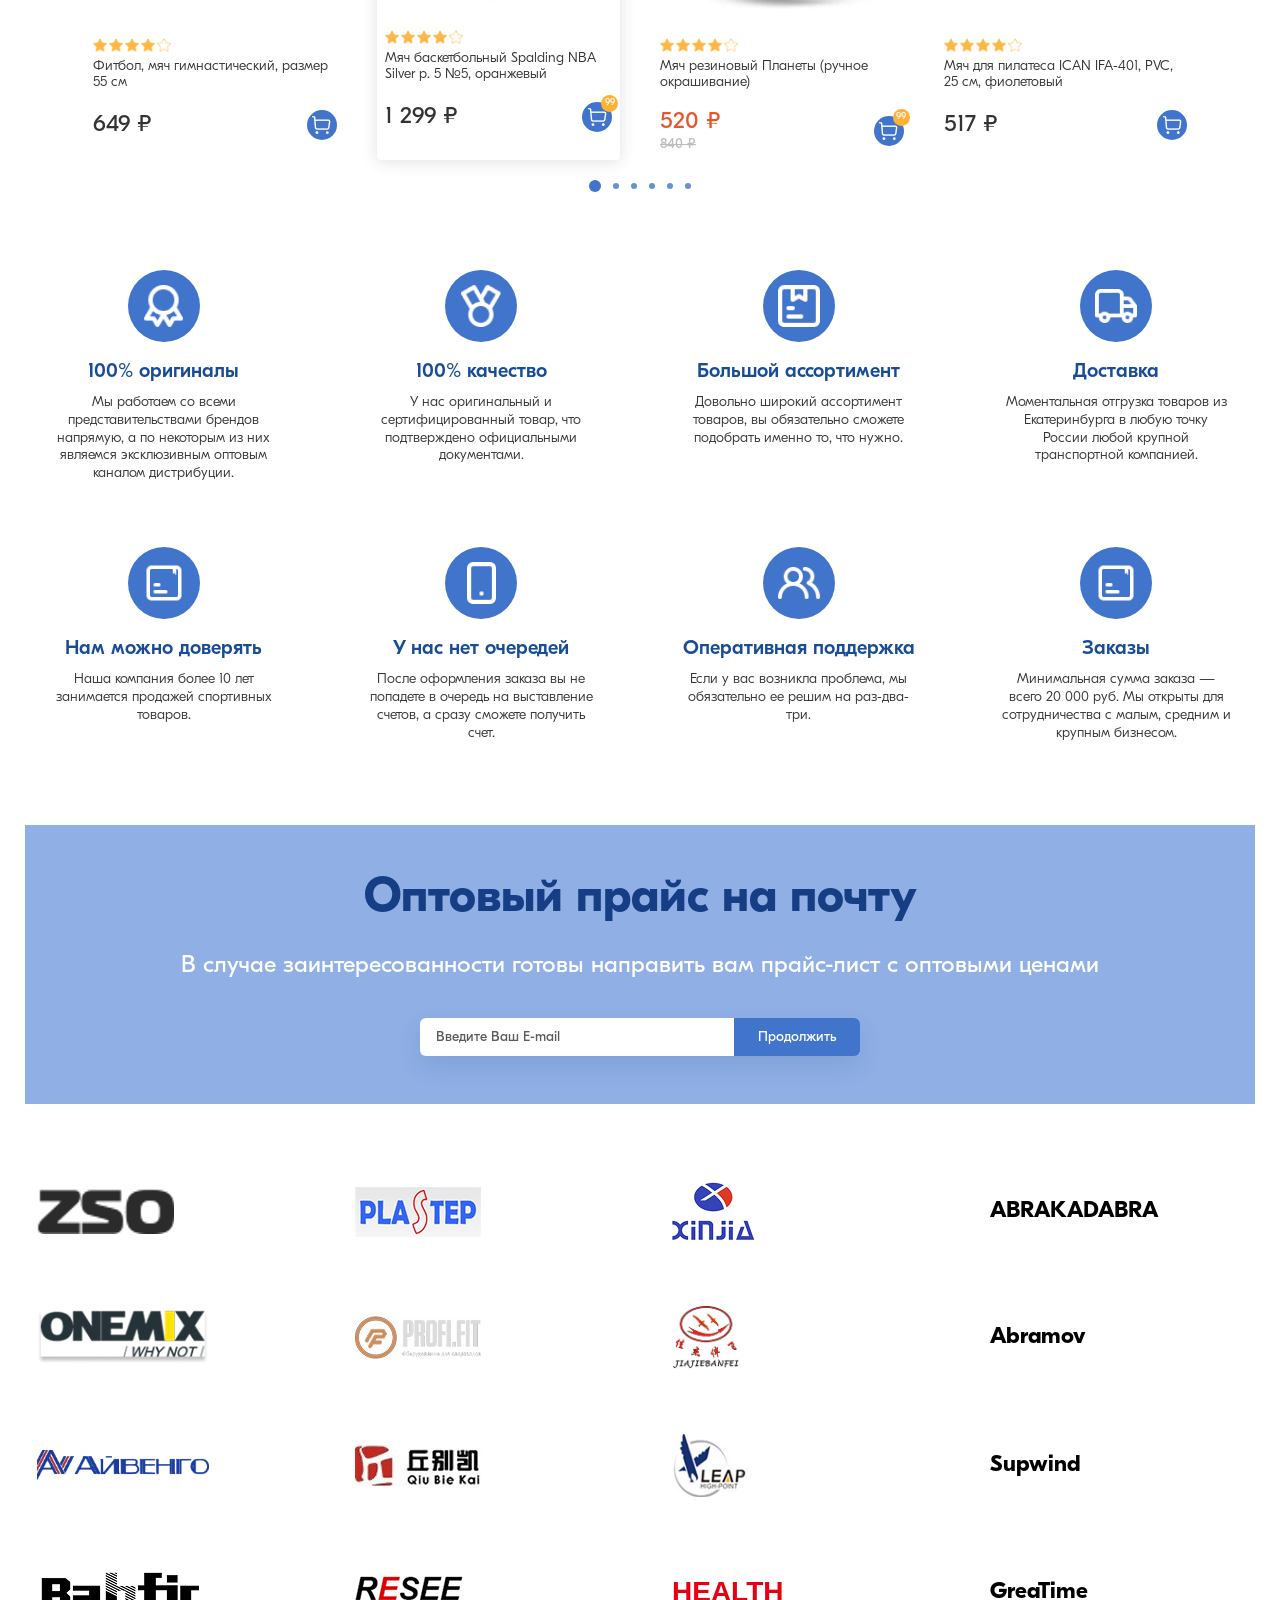
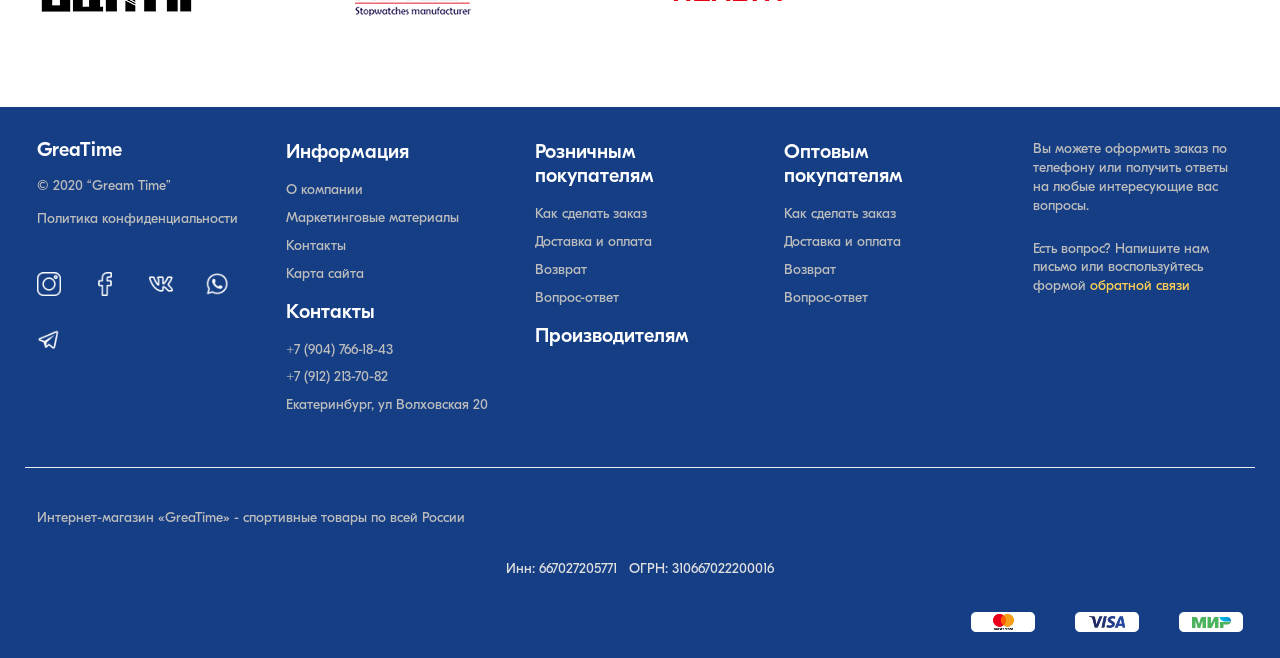
<file: Задание 5/index.html>
﻿<!DOCTYPE html>
<html lang="ru">
<head>
  <meta charset="UTF-8">
  <meta name="viewport" content="width=device-width, initial-scale=1.0">
  <title>GreaTime</title>
  <!-- Пункт 1. Использование контейнера: подключается Bootstrap 5, дальше основные секции строятся через .container. -->
  <link href="https://cdn.jsdelivr.net/npm/bootstrap@5.3.3/dist/css/bootstrap.min.css" rel="stylesheet">
  <link rel="stylesheet" href="css/bootstrap-fallback.css">
  <link rel="stylesheet" href="css/styles.css">
</head>
<body>
  <!-- Верхняя строка -->
  <div class="top-line">
      <div class="container">
        <!-- Пункты 2, 3, 4, 5. Строка построена как row -> col, использует адаптивные col-lg-*, gutters gy/gx и Bootstrap-выравнивание. -->
        <div class="row align-items-center justify-content-between gy-2 gx-4 top-line__inner">
          <div class="col-12 col-lg-2 text-center text-lg-start">
            <span class="city">Москва</span>
          </div>
          <nav class="col-12 col-lg-8 d-none d-md-flex align-items-center justify-content-center flex-wrap gap-4 top-menu" aria-label="Верхнее меню">
            <a href="#">Оптовым покупателям</a>
            <a href="#">Розничным покупателям</a>
            <a href="#">Регистрация для юр.лиц</a>
            <a href="#">Регистрация для физ.лиц</a>
          </nav>
          <div class="col-12 col-lg-2 text-center text-lg-end">
            <a class="phone" href="tel:+79999999999">+7 (999) 999-99-99</a>
          </div>
        </div>
      </div>
  </div>

  <!-- Шапка -->
  <header>
    <div class="header-main">
      <div class="container py-3">
        <!-- Пункты 2, 3, 5. Шапка разделена на Bootstrap-колонки, а выравнивание выполнено утилитами align-items-* и justify-content-*. -->
        <div class="row align-items-center gy-3 header-main__inner">
          <div class="col-3 col-md-4 d-flex align-items-center gap-4 messengers">
            <a href="#" aria-label="WhatsApp"><img src="../img/icon-whatsapp-header.png" alt=""></a>
            <a href="#" aria-label="Telegram"><img src="../img/icon-telegram-header.png" alt=""></a>
          </div>
          <div class="col-6 col-md-4 text-center">
            <a class="brand" href="#">GreaTime</a>
          </div>
          <div class="col-3 d-md-none text-end">
            <button class="burger-btn d-inline-flex align-items-center justify-content-center flex-column" type="button" data-bs-toggle="collapse" data-bs-target="#mobileHeaderMenu" aria-controls="mobileHeaderMenu" aria-expanded="false" aria-label="Открыть меню">
              <span></span>
              <span></span>
              <span></span>
            </button>
          </div>
          <nav class="col-md-4 d-none d-md-flex align-items-center justify-content-end gap-5 header-links" aria-label="Информация">
            <a href="#">О компании</a>
            <a href="#">Контакты</a>
          </nav>
          <nav class="col-12 mobile-menu collapse" id="mobileHeaderMenu" aria-label="Мобильное меню">
            <a href="#">О компании</a>
            <a href="#">Контакты</a>
            <a href="#">Оптовым покупателям</a>
            <a href="#">Розничным покупателям</a>
            <a href="#">Регистрация для юр.лиц</a>
            <a href="#">Регистрация для физ.лиц</a>
          </nav>
        </div>
      </div>
    </div>

    <div class="search-line">
      <div class="container py-3">
        <!-- Пункты 2, 3, 4, 5. Поиск построен через row -> col, адаптация идет через col-md-* и col-lg-*. -->
        <div class="row align-items-center justify-content-between gy-3 gx-3 search-line__inner">
          <div class="col-12 col-md-auto">
            <button class="catalog-btn w-100 d-inline-flex align-items-center justify-content-center gap-2" type="button">
              <img src="../img/icon-menu-catalog.png" alt="">
              <span>Каталог</span>
            </button>
          </div>
          <div class="col-12 col-md">
            <form class="search input-group" action="#">
              <input class="form-control" type="search" placeholder="Найти любимые товары">
              <button class="btn search-btn" type="submit">Найти</button>
            </form>
          </div>
          <nav class="col-12 col-lg-auto d-flex align-items-center justify-content-center gap-4 user-actions" aria-label="Пользовательское меню">
            <a class="user-action d-flex flex-column align-items-center" href="#">
              <img src="../img/icon-user-profile.png" alt="">
              <span>Войти</span>
            </a>
            <a class="user-action d-flex flex-column align-items-center" href="#">
              <span class="notify-dot"></span>
              <img src="../img/icon-favorite-heart.png" alt="">
              <span>Избранное</span>
            </a>
            <a class="user-action d-flex flex-column align-items-center" href="#">
              <span class="notify-dot"></span>
              <img src="../img/icon-cart-header.svg" alt="">
              <span>Корзина</span>
            </a>
          </nav>
        </div>
      </div>
    </div>
  </header>

  <main>
    <!-- Баннер -->
    <section class="hero" aria-label="Промо баннер">
      <div class="container hero-slider">
        <img src="../img/promo-main-banner.png" alt="Banner design template">
        <div class="hero-dots d-flex" aria-hidden="true">
          <span></span>
          <span></span>
          <span></span>
          <span></span>
          <span></span>
        </div>
        <div class="hero-arrows d-flex" aria-hidden="true">
          <button class="hero-arrow d-inline-flex align-items-center justify-content-center" type="button">←</button>
          <button class="hero-arrow d-inline-flex align-items-center justify-content-center" type="button">→</button>
        </div>
      </div>
    </section>

    <!-- Ассортимент -->
    <section class="section" aria-labelledby="assortment-title">
      <div class="container">
        <h1 class="section__title" id="assortment-title">Наш ассортимент</h1>
        <!-- Пункты 2, 3, 4, 7. Категории используют Bootstrap row-cols и gutters вместо собственной CSS-сетки. -->
        <div class="row row-cols-1 row-cols-sm-2 row-cols-lg-5 g-4 assortment">
          <div class="col"><a class="category" href="#"><img src="../img/cat-shoes.png" alt="Обувь"><span class="d-flex align-items-center justify-content-center">Обувь</span></a></div>
          <div class="col"><a class="category" href="#"><img src="../img/cat-clothes.png" alt="Одежда"><span class="d-flex align-items-center justify-content-center">Одежда</span></a></div>
          <div class="col"><a class="category" href="#"><img src="../img/cat-accessories.png" alt="Аксессуары"><span class="d-flex align-items-center justify-content-center">Аксессуары</span></a></div>
          <div class="col"><a class="category" href="#"><img src="../img/cat-kids.png" alt="Детям"><span class="d-flex align-items-center justify-content-center">Детям</span></a></div>
          <div class="col"><a class="category" href="#"><img src="../img/cat-beauty.png" alt="Красота и здоровье"><span class="d-flex align-items-center justify-content-center">Красота и здоровье</span></a></div>
          <div class="col"><a class="category" href="#"><img src="../img/cat-sport.png" alt="Спорт"><span class="d-flex align-items-center justify-content-center">Спорт</span></a></div>
          <div class="col"><a class="category" href="#"><img src="../img/cat-electronics.png" alt="Электроника"><span class="d-flex align-items-center justify-content-center">Электроника</span></a></div>
          <div class="col"><a class="category" href="#"><img src="../img/cat-food.png" alt="Спортивное питание"><span class="d-flex align-items-center justify-content-center">Спортивное питание</span></a></div>
          <div class="col"><a class="category" href="#"><img src="../img/cat-auto.png" alt="Автотовары"><span class="d-flex align-items-center justify-content-center">Автотовары</span></a></div>
          <div class="col"><a class="category" href="#"><img src="../img/cat-office.png" alt="Канцелярия"><span class="d-flex align-items-center justify-content-center">Канцелярия</span></a></div>
        </div>
      </div>
    </section>

    <!-- Популярные товары -->
    <section class="section" aria-labelledby="popular-title">
      <div class="container">
        <h2 class="section__title" id="popular-title">Популярные товары</h2>
        <div class="products-box">
          <button class="product-arrow product-arrow--left d-none d-md-flex align-items-center justify-content-center" type="button" aria-label="Назад">←</button>
          <!-- Пункты 2, 3, 4, 7. Карточки товаров размещены через Bootstrap row-cols, без display:grid в CSS. -->
          <div class="row row-cols-1 row-cols-sm-2 row-cols-lg-4 g-4 products">
            <div class="col">
              <article class="product h-100">
                <div class="product__media d-flex align-items-center justify-content-center">
                  <img src="../img/prod-fitball.png" alt="Фитбол гимнастический">
                  <button class="favorite" type="button" aria-label="Добавить в избранное"><img src="../img/icon-favorite-heart.png" alt=""></button>
                </div>
                <div class="rating d-flex">
                  <img src="../img/icon-star-filled.png" alt=""><img src="../img/icon-star-filled.png" alt=""><img src="../img/icon-star-filled.png" alt=""><img src="../img/icon-star-filled.png" alt=""><img src="../img/icon-star-empty.png" alt="">
                </div>
                <h3 class="product__name">Фитбол, мяч гимнастический, размер 55 см</h3>
                <div class="product__bottom d-flex align-items-center justify-content-between">
                  <p class="price">649 ₽</p>
                  <button class="cart-btn d-inline-flex align-items-center justify-content-center" type="button" aria-label="В корзину"><img src="../img/icon-cart-button.png" alt=""></button>
                </div>
              </article>
            </div>

            <div class="col">
              <article class="product product--active h-100">
                <div class="product__media d-flex align-items-center justify-content-center">
                  <img src="../img/prod-basket.png" alt="Баскетбольный мяч Spalding">
                  <button class="favorite" type="button" aria-label="Добавить в избранное"><img src="../img/icon-favorite-heart.png" alt=""></button>
                </div>
                <div class="rating d-flex">
                  <img src="../img/icon-star-filled.png" alt=""><img src="../img/icon-star-filled.png" alt=""><img src="../img/icon-star-filled.png" alt=""><img src="../img/icon-star-filled.png" alt=""><img src="../img/icon-star-empty.png" alt="">
                </div>
                <h3 class="product__name">Мяч баскетбольный Spalding NBA Silver р. 5 №5, оранжевый</h3>
                <div class="product__bottom d-flex align-items-center justify-content-between">
                  <p class="price">1 299 ₽</p>
                  <button class="cart-btn d-inline-flex align-items-center justify-content-center" type="button" aria-label="В корзину"><span class="cart-badge d-flex align-items-center justify-content-center">99</span><img src="../img/icon-cart-button.png" alt=""></button>
                </div>
              </article>
            </div>

            <div class="col">
              <article class="product h-100">
                <div class="product__media d-flex align-items-center justify-content-center">
                  <span class="discount-badge">-32%</span>
                  <img class="product__image--planet" src="../img/prod-planet.png" alt="Мяч резиновый Планеты">
                  <button class="favorite" type="button" aria-label="Добавить в избранное"><img src="../img/icon-favorite-heart.png" alt=""></button>
                </div>
                <div class="rating d-flex">
                  <img src="../img/icon-star-filled.png" alt=""><img src="../img/icon-star-filled.png" alt=""><img src="../img/icon-star-filled.png" alt=""><img src="../img/icon-star-filled.png" alt=""><img src="../img/icon-star-empty.png" alt="">
                </div>
                <h3 class="product__name">Мяч резиновый Планеты (ручное окрашивание)</h3>
                <div class="product__bottom d-flex align-items-center justify-content-between">
                  <p class="price price--sale d-flex flex-column align-items-start">
                    <span>520 ₽</span>
                    <span class="old-price">840 ₽</span>
                  </p>
                  <button class="cart-btn d-inline-flex align-items-center justify-content-center" type="button" aria-label="В корзину"><span class="cart-badge d-flex align-items-center justify-content-center">99</span><img src="../img/icon-cart-button.png" alt=""></button>
                </div>
              </article>
            </div>

            <div class="col">
              <article class="product h-100">
                <div class="product__media d-flex align-items-center justify-content-center">
                  <img src="../img/prod-pilates.png" alt="Мяч для пилатеса ICAN">
                  <button class="favorite" type="button" aria-label="Добавить в избранное"><img src="../img/icon-favorite-heart.png" alt=""></button>
                </div>
                <div class="rating d-flex">
                  <img src="../img/icon-star-filled.png" alt=""><img src="../img/icon-star-filled.png" alt=""><img src="../img/icon-star-filled.png" alt=""><img src="../img/icon-star-filled.png" alt=""><img src="../img/icon-star-empty.png" alt="">
                </div>
                <h3 class="product__name">Мяч для пилатеса ICAN IFA-401, PVC, 25 см, фиолетовый</h3>
                <div class="product__bottom d-flex align-items-center justify-content-between">
                  <p class="price">517 ₽</p>
                  <button class="cart-btn d-inline-flex align-items-center justify-content-center" type="button" aria-label="В корзину"><img src="../img/icon-cart-button.png" alt=""></button>
                </div>
              </article>
            </div>
          </div>
          <button class="product-arrow product-arrow--right d-none d-md-flex align-items-center justify-content-center" type="button" aria-label="Вперед">→</button>
          <div class="product-dots d-flex align-items-center" aria-hidden="true">
            <span></span><span></span><span></span><span></span><span></span><span></span>
          </div>
        </div>
      </div>
    </section>

    <!-- Преимущества -->
    <section class="benefits" aria-label="Преимущества">
      <div class="container">
        <!-- Пункты 2, 3, 4, 5. Преимущества выстроены Bootstrap-сеткой с row-cols и justify-content-center. -->
        <div class="row row-cols-1 row-cols-sm-2 row-cols-lg-4 g-5 justify-content-center benefits__grid">
          <div class="col"><article class="benefit h-100"><div class="benefit__icon mx-auto d-flex align-items-center justify-content-center"><img src="../img/icon-original.png" alt=""></div><h3>100% оригиналы</h3><p>Мы работаем со всеми представительствами брендов напрямую, а по некоторым из них являемся эксклюзивным оптовым каналом дистрибуции.</p></article></div>
          <div class="col"><article class="benefit h-100"><div class="benefit__icon mx-auto d-flex align-items-center justify-content-center"><img src="../img/icon-quality.png" alt=""></div><h3>100% качество</h3><p>У нас оригинальный и сертифицированный товар, что подтверждено официальными документами.</p></article></div>
          <div class="col"><article class="benefit h-100"><div class="benefit__icon mx-auto d-flex align-items-center justify-content-center"><img src="../img/icon-bag.png" alt=""></div><h3>Большой ассортимент</h3><p>Довольно широкий ассортимент товаров, вы обязательно сможете подобрать именно то, что нужно.</p></article></div>
          <div class="col"><article class="benefit h-100"><div class="benefit__icon mx-auto d-flex align-items-center justify-content-center"><img src="../img/icon-delivery.png" alt=""></div><h3>Доставка</h3><p>Моментальная отгрузка товаров из Екатеринбурга в любую точку России любой крупной транспортной компанией.</p></article></div>
          <div class="col"><article class="benefit h-100"><div class="benefit__icon mx-auto d-flex align-items-center justify-content-center"><img src="../img/icon-order.png" alt=""></div><h3>Нам можно доверять</h3><p>Наша компания более 10 лет занимается продажей спортивных товаров.</p></article></div>
          <div class="col"><article class="benefit h-100"><div class="benefit__icon mx-auto d-flex align-items-center justify-content-center"><img src="../img/icon-phone.png" alt=""></div><h3>У нас нет очередей</h3><p>После оформления заказа вы не попадете в очередь на выставление счетов, а сразу сможете получить счет.</p></article></div>
          <div class="col"><article class="benefit h-100"><div class="benefit__icon mx-auto d-flex align-items-center justify-content-center"><img src="../img/icon-users.png" alt=""></div><h3>Оперативная поддержка</h3><p>Если у вас возникла проблема, мы обязательно ее решим на раз-два-три.</p></article></div>
          <div class="col"><article class="benefit h-100"><div class="benefit__icon mx-auto d-flex align-items-center justify-content-center"><img src="../img/icon-order.png" alt=""></div><h3>Заказы</h3><p>Минимальная сумма заказа — всего 20 000 руб. Мы открыты для сотрудничества с малым, средним и крупным бизнесом.</p></article></div>
        </div>
      </div>
    </section>

    <!-- Форма прайса -->
    <section class="price-request" aria-labelledby="price-title">
      <div class="container">
        <!-- Пункты 2, 5, 8. Блок формы центрируется Bootstrap-утилитами, внутренние отступы заданы классами py/px. -->
        <div class="row justify-content-center">
          <div class="col-12 price-request__box py-5 px-3 text-center">
            <h2 id="price-title">Оптовый прайс на почту</h2>
            <p>В случае заинтересованности готовы направить вам прайс-лист с оптовыми ценами</p>
            <form class="mx-auto input-group flex-column flex-sm-row flex-nowrap price-form" action="#">
              <input class="form-control" type="email" placeholder="Введите Ваш E-mail">
              <button class="btn price-btn" type="submit">Продолжить</button>
            </form>
          </div>
        </div>
      </div>
    </section>

    <!-- Бренды -->
    <section class="brands" aria-label="Бренды">
      <div class="container">
        <!-- Пункты 2, 3, 4. Логотипы брендов размещены через Bootstrap row-cols и gutters. -->
        <div class="row row-cols-2 row-cols-md-4 g-4 g-xl-5 align-items-center brands__grid">
          <div class="col"><div class="brand-logo d-flex align-items-center"><img src="../img/logo-zso.png" alt="ZSO"></div></div>
          <div class="col"><div class="brand-logo d-flex align-items-center"><img src="../img/brand-plastep.png" alt="Plastep"></div></div>
          <div class="col"><div class="brand-logo d-flex align-items-center"><img src="../img/brand-xinjia.png" alt="Xinjia"></div></div>
          <div class="col"><div class="brand-logo brand-logo--text d-flex align-items-center">ABRAKADABRA</div></div>
          <div class="col"><div class="brand-logo d-flex align-items-center"><img src="../img/brand-onemix.png" alt="Onemix"></div></div>
          <div class="col"><div class="brand-logo d-flex align-items-center"><img src="../img/brand-profi-fit.png" alt="Profi Fit"></div></div>
          <div class="col"><div class="brand-logo d-flex align-items-center"><img src="../img/brand-jaifeianfei.png" alt="Jaifeianfei"></div></div>
          <div class="col"><div class="brand-logo brand-logo--text d-flex align-items-center">Abramov</div></div>
          <div class="col"><div class="brand-logo d-flex align-items-center"><img src="../img/brand-avventura.png" alt="Avventura"></div></div>
          <div class="col"><div class="brand-logo d-flex align-items-center"><img src="../img/brand-qiubiekai.png" alt="Qiu Bie Kai"></div></div>
          <div class="col"><div class="brand-logo d-flex align-items-center"><img src="../img/brand-leap.png" alt="Leap"></div></div>
          <div class="col"><div class="brand-logo brand-logo--text d-flex align-items-center">Supwind</div></div>
          <div class="col"><div class="brand-logo d-flex align-items-center"><img src="../img/brand-bankfit.png" alt="Bankfit"></div></div>
          <div class="col"><div class="brand-logo d-flex align-items-center"><img src="../img/brand-resee.png" alt="Resee"></div></div>
          <div class="col"><div class="brand-logo d-flex align-items-center"><span class="health-mark">HEALTH</span></div></div>
          <div class="col"><div class="brand-logo brand-logo--text d-flex align-items-center">GreaTime</div></div>
        </div>
      </div>
    </section>
  </main>

  <!-- Подвал -->
  <footer class="footer">
    <div class="container">
      <!-- Пункты 2, 3, 4. Колонки футера сверстаны Bootstrap-сеткой, промежутки заданы через g-*. -->
      <div class="row row-cols-2 row-cols-md-4 row-cols-lg-5 g-4 align-items-start footer__grid">
        <section class="col order-1 footer-main-col">
          <h2 class="footer__brand">GreaTime</h2>
          <p class="footer__copy">© 2020 “Gream Time”</p>
          <a class="footer__policy" href="#">Политика конфиденциальности</a>
          <!-- Пункт 6. Вложенность сетки: внутри колонки футера создана своя row с col-auto для социальных иконок. -->
          <div class="row g-3 socials">
            <div class="col-auto"><a href="#" aria-label="Instagram"><img src="../img/icon-instagram-footer.png" alt=""></a></div>
            <div class="col-auto"><a href="#" aria-label="Facebook"><img src="../img/icon-facebook-footer.png" alt=""></a></div>
            <div class="col-auto"><a href="#" aria-label="VK"><img src="../img/icon-vk-footer.png" alt=""></a></div>
            <div class="col-auto"><a href="#" aria-label="WhatsApp"><img src="../img/icon-whatsapp-footer.png" alt=""></a></div>
            <div class="col-auto"><a href="#" aria-label="Telegram"><img src="../img/icon-telegram-footer.png" alt=""></a></div>
          </div>
        </section>

        <section class="col order-3 order-lg-2">
          <h2>Информация</h2>
          <nav class="footer-list">
            <a href="#">О компании</a>
            <a href="#">Маркетинговые материалы</a>
            <a href="#">Контакты</a>
            <a href="#">Карта сайта</a>
          </nav>
          <h2 class="mt-3">Контакты</h2>
          <div class="footer-list">
            <a href="tel:+79047661843">+7 (904) 766-18-43</a>
            <a href="tel:+79122137082">+7 (912) 213-70-82</a>
            <span class="footer__text">Екатеринбург, ул Волховская 20</span>
          </div>
        </section>

        <section class="col order-4 order-lg-3">
          <h2>Розничным покупателям</h2>
          <nav class="footer-list">
            <a href="#">Как сделать заказ</a>
            <a href="#">Доставка и оплата</a>
            <a href="#">Возврат</a>
            <a href="#">Вопрос-ответ</a>
          </nav>
          <h2 class="footer__manufacturers-title mt-3 mb-0">Производителям</h2>
        </section>

        <section class="col order-2 order-lg-4">
          <h2>Оптовым покупателям</h2>
          <nav class="footer-list">
            <a href="#">Как сделать заказ</a>
            <a href="#">Доставка и оплата</a>
            <a href="#">Возврат</a>
            <a href="#">Вопрос-ответ</a>
          </nav>
        </section>

        <section class="col-12 col-lg order-5 footer-note">
          <p class="footer__text">Вы можете оформить заказ по телефону или получить ответы на любые интересующие вас вопросы.</p>
          <p class="footer__text mt-4">Есть вопрос? Напишите нам письмо или воспользуйтесь формой <span class="footer__accent">обратной связи</span></p>
        </section>
      </div>

      <!-- Пункты 2, 3, 5, 8, 9, 10. Нижняя часть футера использует row/col, Bootstrap-отступы, адаптивные колонки и не создает горизонтальный скролл. -->
      <div class="row align-items-center justify-content-center gy-3 footer__bottom">
        <div class="col-12 col-lg-4 text-center text-lg-start">
          <p class="footer__bottom-text">Интернет-магазин «GreaTime» - спортивные товары по всей России</p>
        </div>
        <div class="col-12 col-lg-4 text-center">
          <p class="footer__requisites">Инн: 667027205771&nbsp;&nbsp; ОГРН: 310667022200016</p>
        </div>
        <div class="col-12 col-lg-4">
          <div class="row g-4 justify-content-center justify-content-lg-end footer__payments">
            <div class="col-auto"><img src="../img/payment-mastercard.png" alt="Mastercard"></div>
            <div class="col-auto"><img src="../img/payment-visa.png" alt="Visa"></div>
            <div class="col-auto"><img src="../img/payment-mir.png" alt="МИР"></div>
          </div>
        </div>
      </div>
    </div>
  </footer>
  <script src="https://cdn.jsdelivr.net/npm/bootstrap@5.3.3/dist/js/bootstrap.bundle.min.js"></script>
  <script>
    if (!window.bootstrap) {
      document.querySelectorAll('[data-bs-toggle="collapse"]').forEach(function (button) {
        button.addEventListener('click', function () {
          var target = document.querySelector(button.getAttribute('data-bs-target'));
          if (target) {
            target.classList.toggle('show');
          }
        });
      });
    }
  </script>
</body>
</html>
</file>
<file: Задание 3/css/styles.css>
﻿@font-face {
      font-family: "GTEesti";
      src: url("../../fonts/gteesti-regular.otf") format("opentype");
      font-weight: 400;
    }

    @font-face {
      font-family: "GTEesti";
      src: url("../../fonts/gteesti-light.otf") format("opentype");
      font-weight: 300;
    }

    @font-face {
      font-family: "GTEesti";
      src: url("../../fonts/gteesti-medium.otf") format("opentype");
      font-weight: 500;
    }

    @font-face {
      font-family: "GTEesti";
      src: url("../../fonts/gteesti-bold.otf") format("opentype");
      font-weight: 700;
    }

    @font-face {
      font-family: "GTAmerica";
      src: url("../../fonts/gt-america-regular.ttf") format("truetype");
      font-weight: 400;
    }

    /* Переменные */
    :root {
      --container: 1040px;
      --blue: #4174cb;
      --dark-blue: #153e84;
      --accent: #ffb133;
      --text: #333333;
      --muted: #6f7480;
      --line: #d9dce2;
      --soft-blue: #8fafe5;
    }

    * {
      box-sizing: border-box;
    }

    html {
      scroll-behavior: smooth;
    }

    /* Базовые стили */
    body {
      margin: 0;
      color: var(--text);
      background: #ffffff;
      font-family: "GTEesti", Arial, sans-serif;
      font-size: 16px;
      line-height: 1.35;
    }

    :root {
      --top-line-height: 40px;
      --sticky-header-height: 140px;
    }

    html {
      scroll-padding-top: var(--sticky-header-height);
    }

    /* Липкая шапка */
    header {
      position: sticky;
      top: 0;
      z-index: 9999;
      margin-top: 0;
      background: #ffffff;
      box-shadow: 0 4px 18px rgba(21, 62, 132, 0.08);
    }

    a {
      color: inherit;
      text-decoration: none;
    }

    img {
      display: block;
      max-width: 100%;
    }

    button,
    input {
      font: inherit;
    }

    .container {
      width: min(var(--container), calc(100% - 40px));
      margin: 0 auto;
    }

    /* Верхняя строка */
    .top-line {
      position: static !important;
      height: var(--top-line-height);
      overflow: hidden;
      background: #f3f3f3;
      color: #333333;
      font-family: "GTEesti", Arial, sans-serif;
      font-size: 14px;
    }

    .top-line__inner {
      min-height: 40px;
      height: var(--top-line-height);
      display: grid;
      grid-template-columns: 1fr auto 1fr;
      align-items: center;
      gap: 24px;
    }

    .top-line__inner > span:first-child {
      font-size: 18px;
      font-weight: 400;
    }

    .top-menu {
      display: flex;
      align-items: center;
      justify-content: center;
      gap: 34px;
      color: #333333;
      font-family: "GTEesti", Arial, sans-serif;
      font-size: 14px;
      font-weight: 300;
      white-space: nowrap;
    }

    .phone {
      justify-self: end;
      color: #111827;
      font-family: "GTEesti", Arial, sans-serif;
      font-size: 18px;
      font-weight: 400;
    }

    /* Основная шапка */
    .header-main {
      border-bottom: 1px solid var(--line);
    }

    .header-main__inner {
      min-height: 70px;
      display: grid;
      grid-template-columns: 1fr auto 1fr;
      align-items: center;
    }

    .messengers {
      display: flex;
      gap: 24px;
      align-items: center;
    }

    .messengers img {
      width: 24px;
      height: 24px;
      object-fit: contain;
    }

    .brand {
      font-family: "Orbitron", "GTEesti", Arial, sans-serif;
      font-size: 25px;
      font-weight: 400;
      letter-spacing: 0;
      line-height: 1;
    }

    .header-links {
      justify-self: end;
      display: flex;
      gap: 52px;
      align-items: center;
      color: #333333;
      font-family: "GTEesti", Arial, sans-serif;
      font-size: 20px;
      font-weight: 400;
    }

    .burger-toggle,
    .burger-btn,
    .mobile-menu {
      display: none;
    }

    .burger-toggle {
      position: absolute;
      opacity: 0;
      pointer-events: none;
    }

    .burger-btn {
      width: 42px;
      height: 42px;
      border: 1px solid #d5def2;
      border-radius: 8px;
      align-items: center;
      justify-content: center;
      gap: 5px;
      flex-direction: column;
      background: #fff;
      cursor: pointer;
    }

    .burger-btn span {
      width: 20px;
      height: 2px;
      border-radius: 999px;
      background: var(--blue);
    }

    .mobile-menu {
      position: absolute;
      top: calc(100% + 8px);
      left: 0;
      right: 0;
      z-index: 10;
      padding: 14px;
      border: 1px solid #d5def2;
      border-radius: 8px;
      background: #fff;
      box-shadow: 0 12px 32px rgba(20, 52, 96, 0.16);
      gap: 10px;
    }

    .mobile-menu a {
      padding: 10px 12px;
      border-radius: 6px;
      color: #333333;
      font-size: 15px;
      font-weight: 500;
    }

    .mobile-menu a:hover {
      background: #edf3ff;
    }

    .search-line__inner {
      min-height: 70px;
      display: grid;
      grid-template-columns: 164px minmax(250px, 1fr) auto;
      align-items: center;
      gap: 18px;
    }

    .catalog-btn {
      height: 40px;
      border: 0;
      border-radius: 4px;
      display: flex;
      align-items: center;
      justify-content: center;
      gap: 14px;
      background: var(--blue);
      color: #fff;
      font-family: "GTEesti", Arial, sans-serif;
      font-size: 18px;
      font-weight: 400;
      cursor: pointer;
    }

    .catalog-btn img {
      width: 18px;
      height: 12px;
      filter: brightness(0) invert(1);
    }

    .search {
      display: flex;
      height: 40px;
      min-width: 0;
      border: 1px solid var(--blue);
      border-radius: 3px;
      overflow: hidden;
      background: #fff;
    }

    .search input {
      flex: 1;
      min-width: 0;
      border: 0;
      padding: 0 18px;
      outline: none;
      color: #333333;
      font-family: "GTEesti", Arial, sans-serif;
      font-size: 14px;
      font-weight: 400;
    }

    .search button {
      width: 100px;
      border: 0;
      background: var(--blue);
      color: #fff;
      font-family: "GTEesti", Arial, sans-serif;
      font-size: 14px;
      font-weight: 400;
      cursor: pointer;
    }

    .user-actions {
      display: flex;
      gap: 30px;
      align-items: center;
      padding-left: 12px;
    }

    .user-action {
      position: relative;
      min-width: 54px;
      display: grid;
      justify-items: center;
      gap: 4px;
      color: #333333;
      font-family: "GTEesti", Arial, sans-serif;
      font-size: 14px;
      font-weight: 400;
      line-height: 1;
    }

    .user-action img {
      width: 28px;
      height: 28px;
      object-fit: contain;
    }

    .user-action img[src$="icon-cart-header.svg"] {
      width: 32px;
      height: 32px;
    }

    .notify-dot {
      position: absolute;
      top: -2px;
      right: 9px;
      width: 12px;
      height: 12px;
      border-radius: 50%;
      background: var(--accent);
    }

    /* Баннер */
    .hero {
      padding: 12px 0 62px;
    }

    .hero-slider {
      position: relative;
    }

    .hero img {
      width: 100%;
      aspect-ratio: 1180 / 400;
      object-fit: cover;
    }

    .hero-dots {
      position: absolute;
      left: 26px;
      bottom: 32px;
      display: flex;
      gap: 14px;
    }

    .hero-dots span {
      width: 9px;
      height: 9px;
      border-radius: 50%;
      background: #fff;
    }

    .hero-arrows {
      position: absolute;
      right: 36px;
      bottom: 34px;
      display: flex;
      gap: 18px;
    }

    .hero-arrow,
    .product-arrow {
      border: 0;
      border-radius: 50%;
      display: grid;
      place-items: center;
      background: #fff;
      color: var(--blue);
      font-size: 30px;
      font-weight: 700;
      line-height: 1;
      cursor: pointer;
    }

    .hero-arrow {
      width: 42px;
      height: 42px;
    }

    /* Секции */
    .section {
      padding: 0 0 78px;
    }

    .section__title {
      margin: 0 0 38px;
      text-align: center;
      color: #34343a;
      font-family: "GTEesti", Arial, sans-serif;
      font-size: 32px;
      font-weight: 400;
      line-height: 1.1;
    }

    .assortment {
      display: grid;
      grid-template-columns: repeat(5, 1fr);
      gap: 20px;
    }

    .category {
      position: relative;
      min-width: 0;
      overflow: hidden;
      border-radius: 6px;
      background: #eef2f8;
      box-shadow: 0 8px 16px rgba(20, 52, 96, 0.22);
    }

    .category img {
      width: 100%;
      aspect-ratio: 1 / 1;
      object-fit: cover;
    }

    .category span {
      position: absolute;
      left: 0;
      right: 0;
      bottom: 0;
      min-height: 42px;
      display: flex;
      align-items: center;
      justify-content: center;
      padding: 8px 6px;
      background: rgba(103, 134, 185, 0.75);
      color: #fff;
      text-align: center;
      white-space: nowrap;
      font-size: 18px;
      font-family: "GTEesti", Arial, sans-serif;
      font-weight: 700;
    }

    .products-box {
      position: relative;
      padding: 6px 56px 32px;
    }

    .products {
      display: grid;
      grid-template-columns: repeat(4, 1fr);
      gap: 26px;
      align-items: stretch;
    }

    .product {
      position: relative;
      padding: 0 0 8px;
      min-width: 0;
      background: #fff;
    }

    .product--active {
      padding: 8px;
      border-radius: 4px;
      box-shadow: 0 2px 16px rgba(38, 47, 68, 0.14);
    }

    .product__media {
      position: relative;
      aspect-ratio: 1 / 1;
      display: flex;
      align-items: center;
      justify-content: center;
      background: #fff;
    }

    .product__media img {
      width: 100%;
      height: 100%;
      object-fit: contain;
    }

    .product__media .product__image--planet {
      width: 88%;
      height: 88%;
    }

    .discount-badge {
      position: absolute;
      top: 10px;
      left: 10px;
      z-index: 1;
      padding: 3px 7px;
      border-radius: 3px;
      background: #e7552c;
      color: #fff;
      font-family: "GTEesti", Arial, sans-serif;
      font-size: 14px;
      font-weight: 400;
      line-height: 1;
    }

    .favorite {
      position: absolute;
      top: 0;
      right: 0;
      width: 30px;
      height: 30px;
      padding: 0;
      border: 0;
      background: transparent;
      cursor: pointer;
    }

    .favorite img {
      width: 100%;
      height: 100%;
    }

    .rating {
      display: flex;
      gap: 2px;
      margin: 14px 0 7px;
    }

    .rating img {
      width: 14px;
      height: 14px;
    }

    .product__name {
      min-height: 38px;
      margin: 0 0 13px;
      color: #333333;
      font-family: "GTEesti", Arial, sans-serif;
      font-size: 14px;
      font-weight: 300;
      line-height: 1.18;
    }

    .product__bottom {
      display: flex;
      align-items: center;
      justify-content: space-between;
      gap: 12px;
    }

    .price {
      margin: 0;
      display: flex;
      align-items: baseline;
      gap: 7px;
      color: #333333;
      font-family: "GTEesti", Arial, sans-serif;
      line-height: 1;
      font-size: 24px;
      font-weight: 400;
    }

    .price--sale {
      color: #e7552c;
      align-items: flex-start;
      flex-direction: column;
      gap: 4px;
    }

    .old-price {
      color: #bdbdbd;
      font-family: "GTEesti", Arial, sans-serif;
      font-size: 14px;
      text-decoration: line-through;
      font-weight: 400;
    }

    .cart-btn {
      position: relative;
      width: 30px;
      height: 30px;
      padding: 0;
      border: 0;
      border-radius: 50%;
      display: grid;
      place-items: center;
      background: var(--blue);
      cursor: pointer;
    }

    .cart-btn img {
      width: 19px;
      height: 18px;
      filter: brightness(0) invert(1);
    }

    .cart-badge {
      position: absolute;
      right: -6px;
      top: -7px;
      min-width: 17px;
      height: 17px;
      border-radius: 50%;
      display: grid;
      place-items: center;
      background: var(--accent);
      color: #fff;
      font-family: "GTEesti", Arial, sans-serif;
      font-size: 10px;
    }

    .product-arrow {
      position: absolute;
      top: 44%;
      width: 42px;
      height: 42px;
      background: var(--blue);
      color: #fff;
      transform: translateY(-50%);
    }

    .product-arrow--left {
      left: 0;
    }

    .product-arrow--right {
      right: 0;
    }

    .product-dots {
      position: absolute;
      left: 50%;
      bottom: 0;
      transform: translateX(-50%);
      display: flex;
      align-items: center;
      gap: 12px;
    }

    .product-dots span {
      width: 6px;
      height: 6px;
      border-radius: 50%;
      background: var(--blue);
      opacity: 0.8;
    }

    .product-dots span:first-child {
      width: 12px;
      height: 12px;
      opacity: 1;
    }

    /* Преимущества */
    .benefits {
      padding: 0 0 82px;
    }

    .benefits__grid {
      display: grid;
      grid-template-columns: repeat(4, 1fr);
      gap: 54px 56px;
      text-align: center;
    }

    .benefit {
      min-width: 0;
    }

    .benefit__icon {
      width: 72px;
      height: 72px;
      margin: 0 auto 18px;
      border-radius: 50%;
      display: grid;
      place-items: center;
      background: var(--blue);
    }

    .benefit__icon img {
      width: 42px;
      height: 42px;
      object-fit: contain;
      filter: brightness(0) invert(1);
    }

    .benefit h3 {
      margin: 0 0 10px;
      color: #184c97;
      font-family: "GTEesti", Arial, sans-serif;
      font-size: 20px;
      font-weight: 500;
    }

    .benefit p {
      margin: 0 auto;
      max-width: 230px;
      color: #333333;
      font-family: "GTEesti", Arial, sans-serif;
      font-size: 14px;
      font-weight: 300;
      line-height: 1.28;
    }

    /* Форма прайса */
    .price-request {
      padding: 0 0 78px;
    }

    .price-request__box {
      min-height: 240px;
      padding: 46px 20px 42px;
      display: flex;
      flex-direction: column;
      align-items: center;
      justify-content: center;
      background: var(--soft-blue);
      color: #fff;
      text-align: center;
    }

    .price-request h2 {
      margin: 0 0 24px;
      color: #153e84;
      font-family: "GTEesti", Arial, sans-serif;
      font-size: 48px;
      font-weight: 700;
      line-height: 1.1;
    }

    .price-request p {
      margin: 0 0 36px;
      color: #ffffff;
      font-family: "GTEesti", Arial, sans-serif;
      font-size: 24px;
      font-weight: 400;
    }

    .price-request form {
      width: min(440px, 100%);
      height: 38px;
      display: flex;
      overflow: hidden;
      border-radius: 2px;
      box-shadow: 0 10px 24px rgba(21, 62, 132, 0.12);
    }

    .price-request input {
      flex: 1;
      min-width: 0;
      border: 0;
      padding: 0 16px;
      outline: none;
      font-family: "GTEesti", Arial, sans-serif;
      font-size: 14px;
      font-weight: 400;
    }

    .price-request button {
      width: 126px;
      border: 0;
      background: var(--blue);
      color: #fff;
      font-family: "GTEesti", Arial, sans-serif;
      font-size: 14px;
      font-weight: 400;
      cursor: pointer;
    }

    /* Бренды */
    .brands {
      padding: 0 0 84px;
    }

    .brands__grid {
      max-width: 1040px;
      margin: 0 auto;
      display: grid;
      grid-template-columns: 1.25fr 1fr 1fr 1.05fr;
      align-items: center;
      gap: 34px 92px;
    }

    .brand-logo {
      min-height: 42px;
      display: flex;
      align-items: center;
    }

    .brand-logo img {
      max-width: 172px;
      max-height: 64px;
      object-fit: contain;
    }

    .brand-logo--text {
      color: #000;
      font-size: 23px;
      font-weight: 700;
      line-height: 1;
    }

    .health-mark {
      color: #e60012;
      font-family: Arial, sans-serif;
      font-size: 28px;
      font-weight: 700;
      line-height: 1;
    }

    /* Подвал */
    .footer {
      background: var(--dark-blue);
      color: #fff;
      padding: 34px 0 26px;
    }

    .footer__grid {
      display: grid;
      grid-template-columns: 1.35fr 1fr 1fr 1fr 1.5fr;
      gap: 44px;
    }

    .footer__brand {
      margin: 0 0 38px;
      font-family: "Orbitron", "GTEesti", Arial, sans-serif;
      font-size: 25px;
      font-weight: 400;
    }

    .footer p {
      margin: 0;
    }

    .footer__copy,
    .footer__policy,
    .footer__text,
    .footer a {
      color: #bdbdbd;
      font-family: "GTEesti", Arial, sans-serif;
      font-size: 14px;
      font-weight: 400;
    }

    .footer__policy {
      display: block;
      margin-top: 14px;
    }

    .socials {
      display: flex;
      gap: 20px;
      margin-top: 26px;
    }

    .socials img {
      width: 24px;
      height: 24px;
      filter: brightness(0) invert(1);
    }

    .footer h2 {
      margin: 0 0 17px;
      font-family: "GTEesti", Arial, sans-serif;
      font-size: 20px;
      font-weight: 500;
    }

    .footer__manufacturers-title {
      margin-top: 18px !important;
      margin-bottom: 0 !important;
    }

    .footer nav,
    .footer__contacts {
      display: grid;
      gap: 9px;
    }

    .footer__accent {
      color: #ffcf55;
    }

    .footer__bottom {
      margin-top: 42px;
      padding-top: 26px;
      border-top: 1px solid rgba(255, 255, 255, 0.9);
      display: grid;
      grid-template-columns: minmax(280px, 1.25fr) minmax(260px, 1fr) 360px;
      align-items: center;
      gap: 44px;
      color: #bdbdbd;
      font-family: "GTEesti", Arial, sans-serif;
      font-size: 14px;
      font-weight: 400;
    }

    .footer__bottom-text,
    .footer__requisites {
      margin: 0;
      font-weight: 400;
      line-height: 1.35;
    }

    .footer__bottom-text {
      color: #bdbdbd;
    }

    .footer__requisites {
      color: #e0e0e0;
      white-space: nowrap;
    }

    .footer__payments {
      display: flex;
      align-items: center;
      justify-content: space-between;
      gap: 58px;
    }

    .footer__payments img {
      width: 64px;
      height: 20px;
      object-fit: contain;
    }

    /* Адаптивка планшет */
    @media (max-width: 900px) {
      :root {
        --container: 720px;
      }

      .top-line__inner {
        grid-template-columns: 1fr;
        gap: 8px;
        padding: 10px 0;
        text-align: center;
      }

      .phone {
        justify-self: center;
      }

      .top-menu {
        flex-wrap: wrap;
        gap: 12px 22px;
      }

      .header-main__inner {
        grid-template-columns: auto minmax(260px, 1fr) auto;
        justify-items: stretch;
        gap: 24px;
        padding: 16px 0;
      }

      .header-links {
        justify-self: end;
        gap: 28px;
      }

      .messengers {
        justify-self: end;
        order: 3;
        gap: 18px;
      }

      .brand {
        justify-self: start;
      }

      .search-line__inner {
        grid-template-columns: 150px 1fr;
      }

      .user-actions {
        grid-column: 1 / -1;
        justify-content: center;
        padding-left: 0;
      }

      .assortment {
        grid-template-columns: repeat(2, 1fr);
      }

      .products {
        grid-template-columns: repeat(2, 1fr);
      }

      .benefits__grid {
        grid-template-columns: repeat(2, 1fr);
      }

      .brands__grid {
        grid-template-columns: 1fr 1fr 1fr 1.05fr;
        gap: 30px 48px;
      }

      .footer {
        padding: 28px 0 22px;
      }

      .footer__grid {
        grid-template-columns: 1.05fr 1.15fr 1fr 1fr;
        gap: 26px 34px;
      }

      .footer__manufacturers-title {
        margin-top: 14px !important;
      }

      .footer__grid > section:nth-child(5) {
        grid-column: 1 / -1;
        display: flex;
        flex-direction: column;
        align-items: center;
        grid-template-columns: 1fr;
        gap: 8px;
        padding-top: 8px;
        text-align: center;
      }

      .footer__grid > section:nth-child(5) .footer__text {
        max-width: 620px;
      }

      .footer__grid > section:nth-child(5) .footer__text + .footer__text {
        margin-top: 0 !important;
      }

      .footer__brand {
        margin-bottom: 20px;
        font-size: 22px;
      }

      .footer h2 {
        margin-bottom: 12px;
        font-size: 16px;
      }

      .footer nav,
      .footer__contacts {
        gap: 7px;
      }

      .footer__copy,
      .footer__policy,
      .footer__text,
      .footer a {
        font-size: 12px;
      }

      .socials {
        gap: 15px;
        margin-top: 18px;
      }

      .socials img {
        width: 22px;
        height: 22px;
      }

      .footer__bottom {
        grid-template-columns: 1fr;
        justify-items: center;
        gap: 28px;
        margin-top: 26px;
        padding-top: 18px;
        text-align: center;
        font-size: 11px;
      }

      .footer__bottom-text {
        max-width: 280px;
      }

      .footer__requisites {
        max-width: 230px;
      }

      .footer__requisites {
        white-space: normal;
      }

      .footer__payments {
        width: 100%;
        max-width: 300px;
        justify-content: center;
        gap: 24px;
      }

      .footer__payments img {
        width: 54px;
        height: 17px;
      }
    }

    @media (max-width: 720px) and (min-width: 481px) {
      .footer__grid {
        grid-template-columns: 1fr 1fr;
        gap: 24px 34px;
      }

      .footer__grid > section:nth-child(5) {
        grid-column: 1 / -1;
        gap: 12px;
      }

      .footer__bottom {
        grid-template-columns: 1fr;
        justify-items: center;
        text-align: center;
      }

      .footer__payments {
        grid-column: 1 / -1;
        justify-content: center;
      }
    }

    /* Адаптивка телефон */
    @media (max-width: 480px) {
      .container {
        width: calc(100% - 24px);
      }

      body {
        font-size: 14px;
      }

      .top-menu {
        display: none;
      }

      .top-line__inner {
        min-height: 34px;
        padding: 6px 0;
      }

      .phone {
        font-size: 15px;
      }

      .header-main__inner {
        position: relative;
        grid-template-columns: auto 1fr auto;
        justify-items: stretch;
        gap: 12px;
        padding: 14px 0;
      }

      .messengers {
        gap: 14px;
        order: 0;
      }

      .messengers img {
        width: 22px;
        height: 22px;
      }

      .brand {
        justify-self: center;
        align-self: center;
        font-size: 26px;
      }

      .header-links {
        display: none;
      }

      .burger-btn {
        display: flex;
        justify-self: end;
      }

      .burger-toggle {
        display: block;
        width: 1px;
        height: 1px;
      }

      .burger-toggle:checked ~ .mobile-menu {
        display: grid;
      }

      .search-line__inner {
        grid-template-columns: 1fr;
        gap: 12px;
        padding: 14px 0;
      }

      .user-actions {
        gap: 14px;
        justify-content: space-between;
      }

      .hero {
        padding-bottom: 44px;
      }

      .hero img {
        min-height: 180px;
      }

      .hero-arrows {
        right: 18px;
        bottom: 18px;
      }

      .hero-arrow {
        width: 34px;
        height: 34px;
      }

      .section__title {
        margin-bottom: 22px;
        font-size: 24px;
      }

      .assortment,
      .products,
      .benefits__grid,
      .brands__grid {
        grid-template-columns: 1fr;
      }

      .brands {
        display: none;
      }

      .category {
        max-width: 240px;
        width: 100%;
        margin: 0 auto;
      }

      .category img {
        max-height: 220px;
      }

      .category span {
        min-height: 36px;
        font-size: 16px;
      }

      .products-box {
        padding: 0 0 34px;
      }

      .product {
        max-width: 280px;
        width: 100%;
        margin: 0 auto;
      }

      .product__media {
        max-width: 220px;
        margin: 0 auto;
      }

      .product__name {
        min-height: auto;
        font-size: 13px;
      }

      .price {
        font-size: 22px;
      }

      .product-arrow {
        display: none;
      }

      .price-request h2 {
        font-size: 30px;
      }

      .price-request p {
        font-size: 16px;
        line-height: 1.35;
      }

      .price-request form {
        height: auto;
        flex-direction: column;
        border-radius: 0;
      }

      .price-request input,
      .price-request button {
        width: 100%;
        height: 40px;
      }

      .footer {
        padding: 26px 0 20px;
      }

      .footer__grid {
        grid-template-columns: repeat(2, minmax(0, 1fr));
        gap: 22px 16px;
      }

      .footer__grid > section:first-child {
        grid-column: 1;
        grid-row: 1;
      }

      .footer__grid > section:nth-child(2) {
        grid-column: 1;
        grid-row: 2 / span 2;
      }

      .footer__grid > section:nth-child(3) {
        grid-column: 2;
        grid-row: 2;
      }

      .footer__grid > section:nth-child(4) {
        grid-column: 2;
        grid-row: 1;
      }

      .footer__grid > section:nth-child(5) {
        grid-column: 1 / -1;
        grid-row: 4;
      }

      .footer__grid > section:nth-child(5) {
        display: block;
        padding-top: 16px;
        border-top: 1px solid rgba(255, 255, 255, 0.26);
        text-align: center;
      }

      .footer__grid > section:nth-child(5) .footer__text + .footer__text {
        margin-top: 12px !important;
      }

      .footer__brand {
        margin-bottom: 12px;
        font-size: 21px;
      }

      .footer__manufacturers-title {
        margin-top: 14px !important;
      }

      .footer__policy {
        margin-top: 9px;
      }

      .socials {
        gap: 14px;
        margin-top: 16px;
      }

      .socials img {
        width: 21px;
        height: 21px;
      }

      .footer h2 {
        margin-bottom: 9px;
        font-size: 16px;
      }

      .footer nav,
      .footer__contacts {
        gap: 7px;
      }

      .footer__copy,
      .footer__policy,
      .footer__text,
      .footer a {
        font-size: 12px;
      }

      .footer__bottom {
        grid-template-columns: 1fr;
        justify-items: center;
        gap: 12px;
        margin-top: 20px;
        padding-top: 16px;
        text-align: center;
        font-size: 11px;
      }

      .footer__payments {
        width: 100%;
        max-width: 300px;
        justify-content: center;
        gap: 18px;
      }

      .footer__payments img {
        width: 58px;
        height: 18px;
      }
    }

    @media (max-width: 900px) and (min-width: 576px) {
      :root {
        --top-line-height: 96px;
        --sticky-header-height: 222px;
      }
    }

    @media (max-width: 575.98px) {
      :root {
        --top-line-height: 74px;
        --sticky-header-height: 202px;
      }
    }

    body {
      padding-top: 0 !important;
    }

    .container {
      width: calc(100% - 50px) !important;
      max-width: none !important;
      margin-right: auto !important;
      margin-left: auto !important;
    }

    body > .top-line {
      position: static !important;
      height: var(--top-line-height) !important;
      overflow: hidden !important;
    }

    body > .top-line .container {
      width: calc(100% - 50px) !important;
    }

    body > .top-line .top-line__inner {
      min-height: var(--top-line-height) !important;
      height: var(--top-line-height) !important;
    }

    body > header {
      position: sticky !important;
      top: 0 !important;
      width: 100% !important;
      transform: none !important;
      z-index: 9999 !important;
      margin-top: 0 !important;
      background: #ffffff !important;
    }
</file>
<file: Задание 4/css/styles.css>
﻿@font-face {
      font-family: "GTEesti";
      src: url("../../fonts/gteesti-regular.otf") format("opentype");
      font-weight: 400;
    }

    @font-face {
      font-family: "GTEesti";
      src: url("../../fonts/gteesti-light.otf") format("opentype");
      font-weight: 300;
    }

    @font-face {
      font-family: "GTEesti";
      src: url("../../fonts/gteesti-medium.otf") format("opentype");
      font-weight: 500;
    }

    @font-face {
      font-family: "GTEesti";
      src: url("../../fonts/gteesti-bold.otf") format("opentype");
      font-weight: 700;
    }

    @font-face {
      font-family: "GTAmerica";
      src: url("../../fonts/gt-america-regular.ttf") format("truetype");
      font-weight: 400;
    }

    /* Переменные */
    :root {
      --container: 1040px;
      --blue: #4174cb;
      --dark-blue: #153e84;
      --accent: #ffb133;
      --text: #333333;
      --muted: #6f7480;
      --line: #d9dce2;
      --soft-blue: #8fafe5;
    }

    * {
      box-sizing: border-box;
    }

    html {
      scroll-behavior: smooth;
    }

    /* Базовые стили */
    body {
      margin: 0;
      color: var(--text);
      background: #ffffff;
      font-family: "GTEesti", Arial, sans-serif;
      font-size: 16px;
      line-height: 1.35;
    }

    html {
      scroll-padding-top: var(--sticky-header-height);
    }

    :root {
      --top-line-height: 40px;
      --sticky-header-height: 140px;
    }

    /* Липкая шапка */
    header {
      position: sticky;
      top: 0;
      z-index: 9999;
      margin-top: 0;
      background: #ffffff;
      box-shadow: 0 4px 18px rgba(21, 62, 132, 0.08);
    }

    a {
      color: inherit;
      text-decoration: none;
    }

    img {
      display: block;
      max-width: 100%;
    }

    /* Пункт 8. Анимации и переходы: плавная смена состояний у интерактивных элементов. */
    a,
    button,
    input,
    .category,
    .product,
    .benefit,
    .brand-logo {
      transition: color 0.25s ease, background-color 0.25s ease, border-color 0.25s ease,
        box-shadow 0.25s ease, filter 0.25s ease, transform 0.25s ease, opacity 0.25s ease;
    }

    button,
    input {
      font: inherit;
    }

    /* Пункт 8. Анимации и переходы: состояние фокуса помогает видеть активную ссылку, кнопку или поле формы. */
    a:focus-visible,
    button:focus-visible,
    input:focus-visible {
      outline: 2px solid var(--accent);
      outline-offset: 3px;
    }

    .container {
      width: calc(100% - 50px);
      max-width: none;
      margin: 0 auto;
    }

    /* Верхняя строка */
    .top-line {
      position: static !important;
      height: var(--top-line-height);
      overflow: hidden;
      background: #f3f3f3;
      color: #333333;
      font-family: "GTEesti", Arial, sans-serif;
      font-size: 14px;
    }

    .top-line__inner {
      min-height: 40px;
      height: var(--top-line-height);
      display: grid;
      grid-template-columns: 1fr auto 1fr;
      align-items: center;
      gap: 24px;
    }

    .top-line__inner > span:first-child {
      font-size: 18px;
      font-weight: 400;
    }

    .top-menu {
      display: flex;
      align-items: center;
      justify-content: center;
      gap: 34px;
      color: #333333;
      font-family: "GTEesti", Arial, sans-serif;
      font-size: 14px;
      font-weight: 300;
      white-space: nowrap;
    }

    /* Пункт 2. Оформление гиперссылок: ссылки сразу отличаются подчеркиванием. */
    .top-menu a,
    .header-links a,
    .footer a,
    .footer__policy {
      text-decoration-line: underline;
      text-decoration-color: rgba(65, 116, 203, 0.45);
      text-decoration-thickness: 1px;
      text-underline-offset: 4px;
      background-image: linear-gradient(currentColor, currentColor);
      background-repeat: no-repeat;
      background-position: 0 100%;
      background-size: 0 1px;
    }

    .top-menu a,
    .header-links a {
      color: var(--dark-blue);
    }

    .footer a,
    .footer__policy {
      color: #e0e0e0;
      text-decoration-color: rgba(255, 255, 255, 0.45);
    }

    .top-menu a:hover,
    .header-links a:hover {
      color: var(--blue);
      text-decoration-color: var(--accent);
      text-decoration-thickness: 2px;
      background-size: 100% 1px;
    }

    .footer a:hover,
    .footer__policy:hover {
      color: #ffffff;
      text-decoration-color: var(--accent);
      text-decoration-thickness: 2px;
      background-size: 100% 1px;
    }

    /* Пункт 2. Оформление гиперссылок: посещенная ссылка получает отдельный цвет. */
    .top-menu a:visited,
    .header-links a:visited {
      color: #6f7480;
      text-decoration-color: var(--accent);
    }

    .footer a:visited,
    .footer__policy:visited {
      color: #ffcf55;
      text-decoration-color: var(--accent);
    }

    .phone {
      justify-self: end;
      color: #111827;
      font-family: "GTEesti", Arial, sans-serif;
      font-size: 18px;
      font-weight: 400;
    }

    .header-main {
      border-bottom: 1px solid var(--line);
    }

    /* Основная шапка */
    .header-main__inner {
      min-height: 70px;
      display: grid;
      grid-template-columns: 1fr auto 1fr;
      align-items: center;
    }

    .messengers {
      display: flex;
      gap: 24px;
      align-items: center;
    }

    .messengers img {
      width: 24px;
      height: 24px;
      object-fit: contain;
    }

    /* Пункт 1. Hover-эффекты: иконки мессенджеров увеличиваются и получают цветовой акцент. */
    .messengers a:hover img,
    .socials a:hover img {
      filter: brightness(0) saturate(100%) invert(45%) sepia(51%) saturate(1190%) hue-rotate(185deg) brightness(86%) contrast(92%);
      transform: translateY(-2px) scale(1.12);
    }

    .brand {
      font-family: "Orbitron", "GTEesti", Arial, sans-serif;
      font-size: 25px;
      font-weight: 400;
      letter-spacing: 0;
      line-height: 1;
    }

    /* Пункт 1. Hover-эффекты: логотип получает цветовой акцент и тень при наведении. */
    .brand:hover,
    .footer__brand:hover {
      color: var(--blue);
      text-shadow: 0 6px 16px rgba(65, 116, 203, 0.25);
    }

    .header-links {
      justify-self: end;
      display: flex;
      gap: 52px;
      align-items: center;
      color: #333333;
      font-family: "GTEesti", Arial, sans-serif;
      font-size: 20px;
      font-weight: 400;
    }

    .burger-toggle,
    .burger-btn,
    .mobile-menu {
      display: none;
    }

    .burger-toggle {
      position: absolute;
      opacity: 0;
      pointer-events: none;
    }

    .burger-btn {
      width: 42px;
      height: 42px;
      border: 1px solid #d5def2;
      border-radius: 8px;
      align-items: center;
      justify-content: center;
      gap: 5px;
      flex-direction: column;
      background: #fff;
      cursor: pointer;
    }

    .burger-btn span {
      width: 20px;
      height: 2px;
      border-radius: 999px;
      background: var(--blue);
    }

    .mobile-menu {
      position: absolute;
      top: calc(100% + 8px);
      left: 0;
      right: 0;
      z-index: 10;
      padding: 14px;
      border: 1px solid #d5def2;
      border-radius: 8px;
      background: #fff;
      box-shadow: 0 12px 32px rgba(20, 52, 96, 0.16);
      gap: 10px;
    }

    .mobile-menu a {
      padding: 10px 12px;
      border-radius: 6px;
      color: #333333;
      font-size: 15px;
      font-weight: 500;
    }

    .mobile-menu a:hover {
      background: #edf3ff;
    }

    .search-line__inner {
      min-height: 70px;
      display: grid;
      grid-template-columns: 164px minmax(250px, 1fr) auto;
      align-items: center;
      gap: 18px;
    }

    .catalog-btn {
      height: 40px;
      border: 0;
      border-radius: 4px;
      display: flex;
      align-items: center;
      justify-content: center;
      gap: 14px;
      background: var(--blue);
      color: #fff;
      font-family: "GTEesti", Arial, sans-serif;
      font-size: 18px;
      font-weight: 400;
      cursor: pointer;
      background-image: linear-gradient(135deg, var(--blue), var(--dark-blue));
      box-shadow: 0 8px 18px rgba(65, 116, 203, 0.22);
    }

    /* Пункт 1. Hover-эффекты: кнопка каталога поднимается и усиливает тень при наведении. */
    .catalog-btn:hover {
      transform: translateY(-2px);
      box-shadow: 0 12px 24px rgba(21, 62, 132, 0.28);
    }

    .catalog-btn img {
      width: 18px;
      height: 12px;
      filter: brightness(0) invert(1);
    }

    .search {
      display: flex;
      height: 40px;
      min-width: 0;
      border: 1px solid var(--blue);
      border-radius: 3px;
      overflow: hidden;
      background: #fff;
    }

    /* Пункт 6. Стилизация пользовательских форм: форма поиска подсвечивается при вводе. */
    .search:focus-within {
      border-color: var(--dark-blue);
      box-shadow: 0 0 0 3px rgba(65, 116, 203, 0.16);
    }

    .search input {
      flex: 1;
      min-width: 0;
      border: 0;
      padding: 0 18px;
      outline: none;
      color: #333333;
      font-family: "GTEesti", Arial, sans-serif;
      font-size: 14px;
      font-weight: 400;
    }

    .search button {
      width: 100px;
      border: 0;
      background: linear-gradient(135deg, var(--blue), var(--dark-blue));
      color: #fff;
      font-family: "GTEesti", Arial, sans-serif;
      font-size: 14px;
      font-weight: 400;
      cursor: pointer;
    }

    /* Пункт 1. Hover-эффекты: кнопки формы меняют градиент при наведении. */
    .search button:hover,
    .price-request button:hover {
      background: linear-gradient(135deg, #153e84, #4174cb);
      box-shadow: inset 0 0 0 999px rgba(255, 255, 255, 0.08);
    }

    .user-actions {
      display: flex;
      gap: 30px;
      align-items: center;
      padding-left: 12px;
    }

    .user-action {
      position: relative;
      min-width: 54px;
      display: grid;
      justify-items: center;
      gap: 4px;
      color: #333333;
      font-family: "GTEesti", Arial, sans-serif;
      font-size: 14px;
      font-weight: 400;
      line-height: 1;
    }

    .user-action img {
      width: 28px;
      height: 28px;
      object-fit: contain;
    }

    .user-action img[src$="icon-cart-header.svg"] {
      width: 32px;
      height: 32px;
    }

    /* Пункт 1. Hover-эффекты: элементы пользовательского меню поднимаются при наведении. */
    .user-action:hover {
      color: var(--blue);
      transform: translateY(-2px);
    }

    .notify-dot {
      position: absolute;
      top: -2px;
      right: 9px;
      width: 12px;
      height: 12px;
      border-radius: 50%;
      background: var(--accent);
      animation: badge-pulse 1.8s ease-in-out infinite;
    }

    /* Баннер */
    .hero {
      padding: 12px 0 62px;
    }

    .hero-slider {
      position: relative;
      overflow: hidden;
      border-radius: 4px;
      box-shadow: 0 18px 32px rgba(21, 62, 132, 0.12);
    }

    .hero img {
      width: 100%;
      aspect-ratio: 1180 / 400;
      object-fit: cover;
    }

    .hero-dots {
      position: absolute;
      left: 26px;
      bottom: 32px;
      display: flex;
      gap: 14px;
    }

    .hero-dots span {
      width: 9px;
      height: 9px;
      border-radius: 50%;
      background: #fff;
      animation: dot-pulse 1.8s ease-in-out infinite;
    }

    .hero-dots span:nth-child(2) {
      animation-delay: 0.15s;
    }

    .hero-dots span:nth-child(3) {
      animation-delay: 0.3s;
    }

    .hero-dots span:nth-child(4) {
      animation-delay: 0.45s;
    }

    .hero-dots span:nth-child(5) {
      animation-delay: 0.6s;
    }

    .hero-arrows {
      position: absolute;
      right: 36px;
      bottom: 34px;
      display: flex;
      gap: 18px;
    }

    .hero-arrow,
    .product-arrow {
      border: 0;
      border-radius: 50%;
      display: grid;
      place-items: center;
      background: #fff;
      color: var(--blue);
      font-size: 30px;
      font-weight: 700;
      line-height: 1;
      cursor: pointer;
    }

    .hero-arrow {
      width: 42px;
      height: 42px;
    }

    /* Пункт 1. Hover-эффекты: стрелки слайдера масштабируются при наведении. */
    .hero-arrow:hover,
    .product-arrow:hover {
      transform: translateY(-50%) scale(1.08);
      box-shadow: 0 10px 22px rgba(21, 62, 132, 0.22);
    }

    .hero-arrow:hover {
      transform: scale(1.08);
    }

    /* Секции */
    .section {
      padding: 0 0 78px;
    }

    .section__title {
      margin: 0 0 38px;
      text-align: center;
      color: #34343a;
      font-family: "GTEesti", Arial, sans-serif;
      font-size: 32px;
      font-weight: 400;
      line-height: 1.1;
    }

    /* Пункт 9. Декоративные элементы: градиентная линия под заголовками разделов. */
    .section__title::after {
      content: "";
      display: block;
      width: 70px;
      height: 3px;
      margin: 14px auto 0;
      border-radius: 999px;
      background: linear-gradient(90deg, var(--blue), var(--accent));
    }

    .assortment {
      display: grid;
      grid-template-columns: repeat(5, 1fr);
      gap: 20px;
    }

    .category {
      position: relative;
      min-width: 0;
      overflow: hidden;
      border-radius: 6px;
      background: #eef2f8;
      box-shadow: 0 8px 16px rgba(20, 52, 96, 0.22);
    }

    .category img {
      width: 100%;
      aspect-ratio: 1 / 1;
      object-fit: cover;
      filter: saturate(0.92) contrast(1.02);
      transition: filter 0.3s ease, transform 0.3s ease;
    }

    /* Пункт 1. Hover-эффекты: карточка категории поднимается, а тень становится заметнее. */
    .category:hover {
      transform: translateY(-5px);
      box-shadow: 0 16px 28px rgba(20, 52, 96, 0.28);
    }

    /* Пункт 5. Оформление изображений: фильтр делает изображения категорий ярче при наведении. */
    .category:hover img {
      filter: saturate(1.18) contrast(1.08) brightness(1.03);
      transform: scale(1.06);
    }

    .category span {
      position: absolute;
      left: 0;
      right: 0;
      bottom: 0;
      min-height: 42px;
      display: flex;
      align-items: center;
      justify-content: center;
      padding: 8px 6px;
      background: rgba(103, 134, 185, 0.75);
      color: #fff;
      text-align: center;
      white-space: nowrap;
      font-size: 18px;
      font-family: "GTEesti", Arial, sans-serif;
      font-weight: 700;
      background: linear-gradient(135deg, rgba(103, 134, 185, 0.75), rgba(65, 116, 203, 0.75));
    }

    .products-box {
      position: relative;
      padding: 6px 56px 32px;
    }

    .products {
      display: grid;
      grid-template-columns: repeat(4, 1fr);
      gap: 26px;
      align-items: stretch;
    }

    .product {
      position: relative;
      padding: 0 0 8px;
      min-width: 0;
      background: #fff;
    }

    /* Пункт 3. Тени: карточка товара получает внешнюю тень при наведении. */
    .product:hover {
      transform: translateY(-6px);
      box-shadow: 0 16px 30px rgba(38, 47, 68, 0.16);
    }

    .product--active {
      padding: 8px;
      border-radius: 4px;
      box-shadow: 0 2px 16px rgba(38, 47, 68, 0.14);
    }

    .product__media {
      position: relative;
      aspect-ratio: 1 / 1;
      display: flex;
      align-items: center;
      justify-content: center;
      background: #fff;
    }

    .product__media img {
      width: 100%;
      height: 100%;
      object-fit: contain;
      filter: drop-shadow(0 10px 12px rgba(21, 62, 132, 0.1));
      transition: filter 0.3s ease, transform 0.3s ease;
    }

    /* Пункт 5. Оформление изображений: фильтр и увеличение выделяют изображение товара. */
    .product:hover .product__media > img {
      filter: drop-shadow(0 16px 18px rgba(21, 62, 132, 0.18)) saturate(1.08);
      transform: scale(1.04);
    }

    .product__media .product__image--planet {
      width: 88%;
      height: 88%;
    }

    .discount-badge {
      position: absolute;
      top: 10px;
      left: 10px;
      z-index: 1;
      padding: 3px 7px;
      border-radius: 3px;
      background: #e7552c;
      color: #fff;
      font-family: "GTEesti", Arial, sans-serif;
      font-size: 14px;
      font-weight: 400;
      line-height: 1;
      background: linear-gradient(135deg, #e7552c, #ff7a45);
    }

    .favorite {
      position: absolute;
      top: 0;
      right: 0;
      width: 30px;
      height: 30px;
      padding: 0;
      border: 0;
      background: transparent;
      cursor: pointer;
    }

    .favorite img {
      width: 100%;
      height: 100%;
    }

    /* Пункт 7. Трансформации: кнопка избранного поворачивается и увеличивается. */
    .favorite:hover {
      transform: rotate(-8deg) scale(1.14);
    }

    .rating {
      display: flex;
      gap: 2px;
      margin: 14px 0 7px;
    }

    .rating img {
      width: 14px;
      height: 14px;
    }

    .product__name {
      min-height: 38px;
      margin: 0 0 13px;
      color: #333333;
      font-family: "GTEesti", Arial, sans-serif;
      font-size: 14px;
      font-weight: 300;
      line-height: 1.18;
    }

    .product__bottom {
      display: flex;
      align-items: center;
      justify-content: space-between;
      gap: 12px;
    }

    .price {
      margin: 0;
      display: flex;
      align-items: baseline;
      gap: 7px;
      color: #333333;
      font-family: "GTEesti", Arial, sans-serif;
      line-height: 1;
      font-size: 24px;
      font-weight: 400;
    }

    .price--sale {
      color: #e7552c;
      align-items: flex-start;
      flex-direction: column;
      gap: 4px;
    }

    .old-price {
      color: #bdbdbd;
      font-family: "GTEesti", Arial, sans-serif;
      font-size: 14px;
      text-decoration: line-through;
      font-weight: 400;
    }

    .cart-btn {
      position: relative;
      width: 30px;
      height: 30px;
      padding: 0;
      border: 0;
      border-radius: 50%;
      display: grid;
      place-items: center;
      background: var(--blue);
      cursor: pointer;
      box-shadow: 0 6px 14px rgba(65, 116, 203, 0.24);
    }

    .cart-btn img {
      width: 19px;
      height: 18px;
      filter: brightness(0) invert(1);
    }

    .cart-badge {
      position: absolute;
      right: -6px;
      top: -7px;
      min-width: 17px;
      height: 17px;
      border-radius: 50%;
      display: grid;
      place-items: center;
      background: var(--accent);
      color: #fff;
      font-family: "GTEesti", Arial, sans-serif;
      font-size: 10px;
    }

    /* Пункт 7. Трансформации: кнопка корзины поворачивается и масштабируется. */
    .cart-btn:hover {
      background: var(--dark-blue);
      transform: rotate(8deg) scale(1.1);
      box-shadow: 0 10px 20px rgba(21, 62, 132, 0.28);
    }

    .product-arrow {
      position: absolute;
      top: 44%;
      width: 42px;
      height: 42px;
      background: var(--blue);
      color: #fff;
      transform: translateY(-50%);
    }

    .product-arrow--left {
      left: 0;
    }

    .product-arrow--right {
      right: 0;
    }

    .product-dots {
      position: absolute;
      left: 50%;
      bottom: 0;
      transform: translateX(-50%);
      display: flex;
      align-items: center;
      gap: 12px;
    }

    .product-dots span {
      width: 6px;
      height: 6px;
      border-radius: 50%;
      background: var(--blue);
      opacity: 0.8;
    }

    .product-dots span:first-child {
      width: 12px;
      height: 12px;
      opacity: 1;
    }

    /* Преимущества */
    .benefits {
      padding: 0 0 82px;
    }

    .benefits__grid {
      display: grid;
      grid-template-columns: repeat(4, 1fr);
      gap: 54px 56px;
      text-align: center;
    }

    .benefit {
      min-width: 0;
      padding: 18px 12px;
      border-radius: 8px;
    }

    /* Пункт 3. Тени: текстовые карточки преимуществ получают мягкую тень. */
    .benefit:hover {
      transform: translateY(-4px);
      box-shadow: 0 12px 28px rgba(21, 62, 132, 0.1);
    }

    .benefit__icon {
      width: 72px;
      height: 72px;
      margin: 0 auto 18px;
      border-radius: 50%;
      display: grid;
      place-items: center;
      background: radial-gradient(circle at 30% 25%, #8fafe5, var(--blue) 58%, var(--dark-blue));
      box-shadow: inset 0 2px 8px rgba(255, 255, 255, 0.28), 0 10px 22px rgba(65, 116, 203, 0.22);
    }

    .benefit__icon img {
      width: 42px;
      height: 42px;
      object-fit: contain;
      filter: brightness(0) invert(1);
    }

    .benefit h3 {
      margin: 0 0 10px;
      color: #184c97;
      font-family: "GTEesti", Arial, sans-serif;
      font-size: 20px;
      font-weight: 500;
    }

    .benefit p {
      margin: 0 auto;
      max-width: 230px;
      color: #333333;
      font-family: "GTEesti", Arial, sans-serif;
      font-size: 14px;
      font-weight: 300;
      line-height: 1.28;
    }

    /* Форма прайса */
    .price-request {
      padding: 0 0 78px;
    }

    .price-request__box {
      position: relative;
      min-height: 240px;
      padding: 46px 20px 42px;
      display: flex;
      flex-direction: column;
      align-items: center;
      justify-content: center;
      overflow: hidden;
      background: linear-gradient(135deg, var(--soft-blue), #4174cb);
      color: #fff;
      text-align: center;
      box-shadow: 0 18px 34px rgba(21, 62, 132, 0.18);
    }

    /* Пункт 4. Градиенты: декоративный радиальный блик в блоке формы. */
    .price-request__box::before {
      content: "";
      position: absolute;
      width: 220px;
      height: 220px;
      right: -80px;
      top: -90px;
      border-radius: 50%;
      background: radial-gradient(circle, rgba(255, 255, 255, 0.35), rgba(255, 255, 255, 0));
      pointer-events: none;
    }

    .price-request__box > * {
      position: relative;
      z-index: 1;
    }

    .price-request h2 {
      margin: 0 0 24px;
      color: #153e84;
      font-family: "GTEesti", Arial, sans-serif;
      font-size: 48px;
      font-weight: 700;
      line-height: 1.1;
    }

    .price-request p {
      margin: 0 0 36px;
      color: #ffffff;
      font-family: "GTEesti", Arial, sans-serif;
      font-size: 24px;
      font-weight: 400;
    }

    .price-request form {
      width: min(440px, 100%);
      height: 38px;
      display: flex;
      overflow: hidden;
      border-radius: 2px;
      box-shadow: 0 10px 24px rgba(21, 62, 132, 0.12);
      transition: box-shadow 0.25s ease, transform 0.25s ease;
    }

    /* Пункт 6. Стилизация пользовательских форм: форма подписки выделяется при фокусе. */
    .price-request form:focus-within {
      box-shadow: 0 0 0 3px rgba(255, 177, 51, 0.4), 0 14px 28px rgba(21, 62, 132, 0.18);
      transform: translateY(-2px);
    }

    .price-request input {
      flex: 1;
      min-width: 0;
      border: 0;
      padding: 0 16px;
      outline: none;
      font-family: "GTEesti", Arial, sans-serif;
      font-size: 14px;
      font-weight: 400;
    }

    .price-request button {
      width: 126px;
      border: 0;
      background: linear-gradient(135deg, var(--blue), var(--dark-blue));
      color: #fff;
      font-family: "GTEesti", Arial, sans-serif;
      font-size: 14px;
      font-weight: 400;
      cursor: pointer;
    }

    /* Бренды */
    .brands {
      padding: 0 0 84px;
    }

    .brands__grid {
      max-width: 1040px;
      margin: 0 auto;
      display: grid;
      grid-template-columns: 1.25fr 1fr 1fr 1.05fr;
      align-items: center;
      gap: 34px 92px;
    }

    .brand-logo {
      min-height: 42px;
      display: flex;
      align-items: center;
      transform-style: preserve-3d;
    }

    .brand-logo img {
      max-width: 172px;
      max-height: 64px;
      object-fit: contain;
      filter: grayscale(0.35);
    }

    /*Пункт 10. Другие эффекты: при наведении логотип бренда слегка поворачивается в 3D*/
  
    .brand-logo:hover {
      transform: perspective(700px) rotatex(-20deg) translateY(-5px);
    }

    .brand-logo:hover img {
      filter: grayscale(0) drop-shadow(0 8px 14px rgba(21, 62, 132, 0.16));
    }

    .brand-logo--text {
      color: #000;
      font-size: 23px;
      font-weight: 700;
      line-height: 1;
    }

    .brand-logo:hover .brand-logo--text,
    .brand-logo--text:hover {
      color: var(--blue);
      text-shadow: 0 8px 14px rgba(21, 62, 132, 0.18);
    }

    .health-mark {
      color: #e60012;
      font-family: Arial, sans-serif;
      font-size: 28px;
      font-weight: 700;
      line-height: 1;
    }

    /* Подвал */
    .footer {
      background: linear-gradient(180deg, var(--dark-blue), #0f2e65);
      color: #fff;
      padding: 34px 0 26px;
    }

    .footer__grid {
      display: grid;
      grid-template-columns: 1.35fr 1fr 1fr 1fr 1.5fr;
      gap: 44px;
    }

    .footer__brand {
      margin: 0 0 38px;
      font-family: "Orbitron", "GTEesti", Arial, sans-serif;
      font-size: 25px;
      font-weight: 400;
    }

    .footer p {
      margin: 0;
    }

    .footer__copy,
    .footer__policy,
    .footer__text,
    .footer__phone,
    .footer a {
      color: #bdbdbd;
      font-family: "GTEesti", Arial, sans-serif;
      font-size: 14px;
      font-weight: 400;
    }

    .footer__policy {
      display: block;
      margin-top: 14px;
    }

    /* Пункт 2. Оформление гиперссылок: в темном футере ссылки остаются светлыми для читаемости. */
    .footer a,
    .footer__policy {
      color: #e0e0e0;
      text-decoration-color: rgba(255, 255, 255, 0.5);
    }

    .socials {
      display: flex;
      gap: 20px;
      margin-top: 26px;
    }

    .socials img {
      width: 24px;
      height: 24px;
      filter: brightness(0) invert(1);
    }

    .footer h2 {
      margin: 0 0 17px;
      font-family: "GTEesti", Arial, sans-serif;
      font-size: 20px;
      font-weight: 500;
    }

    .footer__manufacturers-title {
      margin-top: 18px !important;
      margin-bottom: 0 !important;
    }

    .footer nav,
    .footer__contacts {
      display: grid;
      gap: 9px;
    }

    .footer__accent {
      color: #ffcf55;
    }

    .footer__bottom {
      margin-top: 42px;
      padding-top: 26px;
      border-top: 1px solid rgba(255, 255, 255, 0.9);
      display: grid;
      grid-template-columns: minmax(280px, 1.25fr) minmax(260px, 1fr) 360px;
      align-items: center;
      gap: 44px;
      color: #bdbdbd;
      font-family: "GTEesti", Arial, sans-serif;
      font-size: 14px;
      font-weight: 400;
    }

    .footer__bottom-text,
    .footer__requisites {
      margin: 0;
      font-weight: 400;
      line-height: 1.35;
    }

    .footer__bottom-text {
      color: #bdbdbd;
    }

    .footer__requisites {
      color: #e0e0e0;
      white-space: nowrap;
    }

    .footer__payments {
      display: flex;
      align-items: center;
      justify-content: space-between;
      gap: 58px;
    }

    .footer__payments img {
      width: 64px;
      height: 20px;
      object-fit: contain;
    }

    /* Пункт 8. Анимации и переходы: ключевые кадры для индикаторов и бейджей. */
    @keyframes dot-pulse {
      0%,
      100% {
        opacity: 0.65;
        transform: scale(1);
      }

      50% {
        opacity: 1;
        transform: scale(1.35);
      }
    }

    @keyframes badge-pulse {
      0%,
      100% {
        box-shadow: 0 0 0 0 rgba(255, 177, 51, 0.45);
      }

      50% {
        box-shadow: 0 0 0 6px rgba(255, 177, 51, 0);
      }
    }

    /* Пункт 8. Анимации и переходы: отключение анимаций при системной настройке уменьшения движения. */
    @media (prefers-reduced-motion: reduce) {
      *,
      *::before,
      *::after {
        scroll-behavior: auto !important;
        transition-duration: 0.01ms !important;
        animation-duration: 0.01ms !important;
        animation-iteration-count: 1 !important;
      }
    }

    /* Адаптивка планшет */
    @media (max-width: 900px) {
      :root {
        --container: 720px;
      }

      .top-line__inner {
        grid-template-columns: 1fr;
        gap: 8px;
        padding: 10px 0;
        text-align: center;
      }

      .phone {
        justify-self: center;
      }

      .top-menu {
        flex-wrap: wrap;
        gap: 12px 22px;
      }

      .header-main__inner {
        grid-template-columns: auto minmax(260px, 1fr) auto;
        justify-items: stretch;
        gap: 24px;
        padding: 16px 0;
      }

      .header-links {
        justify-self: end;
        gap: 28px;
      }

      .messengers {
        justify-self: end;
        order: 3;
        gap: 18px;
      }

      .brand {
        justify-self: start;
      }

      .search-line__inner {
        grid-template-columns: 150px 1fr;
      }

      .user-actions {
        grid-column: 1 / -1;
        justify-content: center;
        padding-left: 0;
      }

      .assortment {
        grid-template-columns: repeat(2, 1fr);
      }

      .products {
        grid-template-columns: repeat(2, 1fr);
      }

      .benefits__grid {
        grid-template-columns: repeat(2, 1fr);
      }

      .brands__grid {
        grid-template-columns: 1fr 1fr 1fr 1.05fr;
        gap: 30px 48px;
      }

      .footer {
        padding: 28px 0 22px;
      }

      .footer__grid {
        grid-template-columns: 1.05fr 1.15fr 1fr 1fr;
        gap: 26px 34px;
      }

      .footer__manufacturers-title {
        margin-top: 14px !important;
      }

      .footer__grid > section:nth-child(5) {
        grid-column: 1 / -1;
        display: flex;
        flex-direction: column;
        align-items: center;
        grid-template-columns: 1fr;
        gap: 8px;
        padding-top: 8px;
        text-align: center;
      }

      .footer__grid > section:nth-child(5) .footer__text {
        max-width: 620px;
      }

      .footer__grid > section:nth-child(5) .footer__text + .footer__text {
        margin-top: 0 !important;
      }

      .footer__brand {
        margin-bottom: 20px;
        font-size: 22px;
      }

      .footer h2 {
        margin-bottom: 12px;
        font-size: 16px;
      }

      .footer nav,
      .footer__contacts {
        gap: 7px;
      }

      .footer__copy,
      .footer__policy,
      .footer__text,
      .footer__phone,
      .footer a {
        font-size: 12px;
      }

      .socials {
        gap: 15px;
        margin-top: 18px;
      }

      .socials img {
        width: 22px;
        height: 22px;
      }

      .footer__bottom {
        grid-template-columns: 1fr;
        justify-items: center;
        gap: 28px;
        margin-top: 26px;
        padding-top: 18px;
        text-align: center;
        font-size: 11px;
      }

      .footer__bottom-text {
        max-width: 280px;
      }

      .footer__requisites {
        max-width: 230px;
      }

      .footer__requisites {
        white-space: normal;
      }

      .footer__payments {
        width: 100%;
        max-width: 300px;
        justify-content: center;
        gap: 24px;
      }

      .footer__payments img {
        width: 54px;
        height: 17px;
      }
    }

    @media (max-width: 720px) and (min-width: 481px) {
      .footer__grid {
        grid-template-columns: 1fr 1fr;
        gap: 24px 34px;
      }

      .footer__grid > section:nth-child(5) {
        grid-column: 1 / -1;
        gap: 12px;
      }

      .footer__bottom {
        grid-template-columns: 1fr;
        justify-items: center;
        text-align: center;
      }

      .footer__payments {
        grid-column: 1 / -1;
        justify-content: center;
      }
    }

    /* Адаптивка телефон */
    @media (max-width: 480px) {
      .container {
        width: calc(100% - 24px);
      }

      body {
        font-size: 14px;
      }

      .top-menu {
        display: none;
      }

      .top-line__inner {
        min-height: 34px;
        padding: 6px 0;
      }

      .phone {
        font-size: 15px;
      }

      .header-main__inner {
        position: relative;
        grid-template-columns: auto 1fr auto;
        justify-items: stretch;
        gap: 12px;
        padding: 14px 0;
      }

      .messengers {
        gap: 14px;
        order: 0;
      }

      .messengers img {
        width: 22px;
        height: 22px;
      }

      .brand {
        justify-self: center;
        align-self: center;
        font-size: 26px;
      }

      .header-links {
        display: none;
      }

      .burger-btn {
        display: flex;
        justify-self: end;
      }

      .burger-toggle {
        display: block;
        width: 1px;
        height: 1px;
      }

      .burger-toggle:checked ~ .mobile-menu {
        display: grid;
      }

      .search-line__inner {
        grid-template-columns: 1fr;
        gap: 12px;
        padding: 14px 0;
      }

      .user-actions {
        gap: 14px;
        justify-content: space-between;
      }

      .hero {
        padding-bottom: 44px;
      }

      .hero img {
        min-height: 180px;
      }

      .hero-arrows {
        right: 18px;
        bottom: 18px;
      }

      .hero-arrow {
        width: 34px;
        height: 34px;
      }

      .section__title {
        margin-bottom: 22px;
        font-size: 24px;
      }

      .assortment,
      .products,
      .benefits__grid,
      .brands__grid {
        grid-template-columns: 1fr;
      }

      .brands {
        display: none;
      }

      .category {
        max-width: 240px;
        width: 100%;
        margin: 0 auto;
      }

      .category img {
        max-height: 220px;
      }

      .category span {
        min-height: 36px;
        font-size: 16px;
      }

      .products-box {
        padding: 0 0 34px;
      }

      .product {
        max-width: 280px;
        width: 100%;
        margin: 0 auto;
      }

      .product__media {
        max-width: 220px;
        margin: 0 auto;
      }

      .product__name {
        min-height: auto;
        font-size: 13px;
      }

      .price {
        font-size: 22px;
      }

      .product-arrow {
        display: none;
      }

      .price-request h2 {
        font-size: 30px;
      }

      .price-request p {
        font-size: 16px;
        line-height: 1.35;
      }

      .price-request form {
        height: auto;
        flex-direction: column;
        border-radius: 0;
      }

      .price-request input,
      .price-request button {
        width: 100%;
        height: 40px;
      }

      .footer {
        padding: 26px 0 20px;
      }

      .footer__grid {
        grid-template-columns: repeat(2, minmax(0, 1fr));
        gap: 22px 16px;
      }

      .footer__grid > section:first-child {
        grid-column: 1;
        grid-row: 1;
      }

      .footer__grid > section:nth-child(2) {
        grid-column: 1;
        grid-row: 2 / span 2;
      }

      .footer__grid > section:nth-child(3) {
        grid-column: 2;
        grid-row: 2;
      }

      .footer__grid > section:nth-child(4) {
        grid-column: 2;
        grid-row: 1;
      }

      .footer__grid > section:nth-child(5) {
        grid-column: 1 / -1;
        grid-row: 4;
      }

      .footer__grid > section:nth-child(5) {
        display: block;
        padding-top: 16px;
        border-top: 1px solid rgba(255, 255, 255, 0.26);
        text-align: center;
      }

      .footer__grid > section:nth-child(5) .footer__text + .footer__text {
        margin-top: 12px !important;
      }

      .footer__brand {
        margin-bottom: 12px;
        font-size: 21px;
      }

      .footer__manufacturers-title {
        margin-top: 14px !important;
      }

      .footer__policy {
        margin-top: 9px;
      }

      .socials {
        gap: 14px;
        margin-top: 16px;
      }

      .socials img {
        width: 21px;
        height: 21px;
      }

      .footer h2 {
        margin-bottom: 9px;
        font-size: 16px;
      }

      .footer nav,
      .footer__contacts {
        gap: 7px;
      }

      .footer__copy,
      .footer__policy,
      .footer__text,
      .footer__phone,
      .footer a {
        font-size: 12px;
      }

      .footer__bottom {
        grid-template-columns: 1fr;
        justify-items: center;
        gap: 12px;
        margin-top: 20px;
        padding-top: 16px;
        text-align: center;
        font-size: 11px;
      }

      .footer__payments {
        width: 100%;
        max-width: 300px;
        justify-content: center;
        gap: 18px;
      }

      .footer__payments img {
        width: 58px;
        height: 18px;
      }
    }

    @media (max-width: 900px) and (min-width: 576px) {
      :root {
        --top-line-height: 96px;
        --sticky-header-height: 222px;
      }
    }

    @media (max-width: 575.98px) {
      :root {
        --top-line-height: 74px;
        --sticky-header-height: 202px;
      }
    }

    body {
      padding-top: 0 !important;
    }

    body > .top-line {
      position: static !important;
      height: var(--top-line-height) !important;
      overflow: hidden !important;
      transform: none !important;
    }

    body > .top-line .container {
      width: calc(100% - 50px) !important;
      max-width: none !important;
    }

    body > .top-line .top-line__inner {
      min-height: var(--top-line-height) !important;
      height: var(--top-line-height) !important;
    }

    body > header {
      position: sticky !important;
      top: 0 !important;
      width: 100% !important;
      margin-top: 0 !important;
      z-index: 9999 !important;
    }
</file>
<file: Задание 5/css/styles.css>
﻿@font-face {
  font-family: "GTEesti";
  src: url("../../fonts/gteesti-regular.otf") format("opentype");
  font-weight: 400;
}

@font-face {
  font-family: "GTEesti";
  src: url("../../fonts/gteesti-light.otf") format("opentype");
  font-weight: 300;
}

@font-face {
  font-family: "GTEesti";
  src: url("../../fonts/gteesti-medium.otf") format("opentype");
  font-weight: 500;
}

@font-face {
  font-family: "GTEesti";
  src: url("../../fonts/gteesti-bold.otf") format("opentype");
  font-weight: 700;
}

@font-face {
  font-family: "GTAmerica";
  src: url("../../fonts/gt-america-regular.ttf") format("truetype");
  font-weight: 400;
}

/* Переменные */
:root {
  --blue: #4174cb;
  --dark-blue: #153e84;
  --accent: #ffb133;
  --text: #333333;
  --line: #d9dce2;
  --soft-blue: #8fafe5;
}

* {
  box-sizing: border-box;
}

html {
  scroll-behavior: smooth;
}

/* Базовые стили */
body {
  margin: 0;
  color: var(--text);
  background: #ffffff;
  font-family: "GTEesti", Arial, sans-serif;
  font-size: 16px;
  line-height: 1.35;
}

html {
  scroll-padding-top: var(--sticky-header-height);
}

:root {
  --top-line-height: 40px;
  --sticky-header-height: 140px;
}

/* Липкая шапка */
header {
  position: sticky;
  top: 0;
  z-index: 9999;
  margin-top: 0;
  background: #ffffff;
  box-shadow: 0 4px 18px rgba(21, 62, 132, 0.08);
}

a {
  color: inherit;
  text-decoration: none;
}

img {
  display: block;
  max-width: 100%;
}

button,
input {
  font: inherit;
}

/* Пункты 1 и 9. Bootstrap .container остается основой страницы; max-width ограничивает широкие экраны, но блок остается адаптивным. */
.container {
  width: calc(100% - 50px);
  max-width: none;
}

/* Верхняя строка */
.top-line {
  position: static !important;
  height: var(--top-line-height);
  overflow: hidden;
  background: #f3f3f3;
  color: #333333;
  font-size: 14px;
}

.top-line__inner {
  min-height: 40px;
  height: var(--top-line-height);
}

.city {
  font-size: 18px;
  font-weight: 400;
}

.top-menu {
  color: #333333;
  font-size: 14px;
  font-weight: 300;
  white-space: nowrap;
}

.phone {
  color: #111827;
  font-size: 18px;
  font-weight: 400;
}

/* Основная шапка */
.header-main {
  border-bottom: 1px solid var(--line);
}

.header-main__inner {
  min-height: 70px;
  position: relative;
}

.messengers img {
  width: 24px;
  height: 24px;
  object-fit: contain;
}

.brand,
.footer__brand {
  font-family: "Orbitron", "GTEesti", Arial, sans-serif;
  font-size: 25px;
  font-weight: 400;
  letter-spacing: 0;
  line-height: 1;
}

.header-links {
  color: #333333;
  font-size: 20px;
  font-weight: 400;
}

.burger-btn {
  width: 42px;
  height: 42px;
  border: 1px solid #d5def2;
  border-radius: 8px;
  gap: 5px;
  background: #fff;
  cursor: pointer;
}

.burger-btn span {
  width: 20px;
  height: 2px;
  border-radius: 999px;
  background: var(--blue);
}

.mobile-menu {
  display: none;
  padding: 14px;
  border: 1px solid #d5def2;
  border-radius: 8px;
  background: #fff;
  box-shadow: 0 12px 32px rgba(20, 52, 96, 0.16);
}

.mobile-menu a {
  display: block;
  padding: 10px 12px;
  border-radius: 6px;
  color: #333333;
  font-size: 15px;
  font-weight: 500;
}

.mobile-menu a:hover {
  background: #edf3ff;
}

.mobile-menu.collapse.show {
  display: block;
}

.catalog-btn {
  min-width: 164px;
  height: 40px;
  border: 0;
  border-radius: 4px;
  background: var(--blue);
  color: #fff;
  font-size: 18px;
  font-weight: 400;
  cursor: pointer;
}

.catalog-btn img {
  width: 18px;
  height: 12px;
  filter: brightness(0) invert(1);
}

.search {
  height: 40px;
  min-width: 0;
  border: 1px solid var(--blue);
  border-radius: 3px;
  overflow: hidden;
  background: #fff;
}

.search input {
  min-width: 0;
  border: 0;
  padding: 0 18px;
  outline: none;
  color: #333333;
  font-size: 14px;
}

.search button {
  width: 100px;
  border: 0;
  background: var(--blue);
  color: #fff;
  font-size: 14px;
  cursor: pointer;
}

.user-action {
  position: relative;
  min-width: 54px;
  gap: 4px;
  color: #333333;
  font-size: 14px;
  line-height: 1;
}

.user-action img {
  width: 28px;
  height: 28px;
  object-fit: contain;
}

.user-action img[src$="icon-cart-header.svg"] {
  width: 32px;
  height: 32px;
}

.notify-dot {
  position: absolute;
  top: -2px;
  right: 9px;
  width: 12px;
  height: 12px;
  border-radius: 50%;
  background: var(--accent);
}

/* Баннер */
.hero {
  padding: 12px 0 62px;
}

.hero-slider {
  position: relative;
}

.hero img {
  width: 100%;
  aspect-ratio: 1180 / 400;
  object-fit: cover;
}

.hero-dots {
  position: absolute;
  left: 26px;
  bottom: 32px;
  gap: 14px;
}

.hero-dots span {
  width: 9px;
  height: 9px;
  border-radius: 50%;
  background: #fff;
}

.hero-arrows {
  position: absolute;
  right: 36px;
  bottom: 34px;
  gap: 18px;
}

.hero-arrow,
.product-arrow {
  border: 0;
  border-radius: 50%;
  background: #fff;
  color: var(--blue);
  font-size: 30px;
  font-weight: 700;
  line-height: 1;
  cursor: pointer;
}

.hero-arrow {
  width: 42px;
  height: 42px;
}

/* Секции */
.section {
  padding: 0 0 78px;
}

.section__title {
  margin: 0 0 38px;
  text-align: center;
  color: #34343a;
  font-size: 32px;
  font-weight: 400;
  line-height: 1.1;
}

.category {
  position: relative;
  display: block;
  min-width: 0;
  overflow: hidden;
  border-radius: 6px;
  background: #eef2f8;
  box-shadow: 0 8px 16px rgba(20, 52, 96, 0.22);
}

.category img {
  width: 100%;
  aspect-ratio: 1 / 1;
  object-fit: cover;
}

.category span {
  position: absolute;
  left: 0;
  right: 0;
  bottom: 0;
  min-height: 42px;
  padding: 8px 6px;
  background: rgba(103, 134, 185, 0.75);
  color: #fff;
  text-align: center;
  white-space: nowrap;
  font-size: 18px;
  font-weight: 700;
}

.products-box {
  position: relative;
  padding: 6px 56px 32px;
}

.product {
  position: relative;
  padding: 0 0 8px;
  min-width: 0;
  background: #fff;
}

.product--active {
  padding: 8px;
  border-radius: 4px;
  box-shadow: 0 2px 16px rgba(38, 47, 68, 0.14);
}

.product__media {
  position: relative;
  aspect-ratio: 1 / 1;
  background: #fff;
}

.product__media img {
  width: 100%;
  height: 100%;
  object-fit: contain;
}

.product__media .product__image--planet {
  width: 88%;
  height: 88%;
}

.discount-badge {
  position: absolute;
  top: 10px;
  left: 10px;
  z-index: 1;
  padding: 3px 7px;
  border-radius: 3px;
  background: #e7552c;
  color: #fff;
  font-size: 14px;
  line-height: 1;
}

.favorite {
  position: absolute;
  top: 0;
  right: 0;
  width: 30px;
  height: 30px;
  padding: 0;
  border: 0;
  background: transparent;
  cursor: pointer;
}

.favorite img {
  width: 100%;
  height: 100%;
}

.rating {
  gap: 2px;
  margin: 14px 0 7px;
}

.rating img {
  width: 14px;
  height: 14px;
}

.product__name {
  min-height: 38px;
  margin: 0 0 13px;
  color: #333333;
  font-size: 14px;
  font-weight: 300;
  line-height: 1.18;
}

.product__bottom {
  gap: 12px;
}

.price {
  margin: 0;
  gap: 7px;
  color: #333333;
  line-height: 1;
  font-size: 24px;
  font-weight: 400;
}

.price--sale {
  color: #e7552c;
  gap: 4px;
}

.old-price {
  color: #bdbdbd;
  font-size: 14px;
  text-decoration: line-through;
}

.cart-btn {
  position: relative;
  width: 30px;
  height: 30px;
  padding: 0;
  border: 0;
  border-radius: 50%;
  background: var(--blue);
  cursor: pointer;
}

.cart-btn img {
  width: 19px;
  height: 18px;
  filter: brightness(0) invert(1);
}

.cart-badge {
  position: absolute;
  right: -6px;
  top: -7px;
  min-width: 17px;
  height: 17px;
  border-radius: 50%;
  background: var(--accent);
  color: #fff;
  font-size: 10px;
}

.product-arrow {
  position: absolute;
  top: 44%;
  width: 42px;
  height: 42px;
  background: var(--blue);
  color: #fff;
  transform: translateY(-50%);
}

.product-arrow--left {
  left: 0;
}

.product-arrow--right {
  right: 0;
}

.product-dots {
  position: absolute;
  left: 50%;
  bottom: 0;
  transform: translateX(-50%);
  gap: 12px;
}

.product-dots span {
  width: 6px;
  height: 6px;
  border-radius: 50%;
  background: var(--blue);
  opacity: 0.8;
}

.product-dots span:first-child {
  width: 12px;
  height: 12px;
  opacity: 1;
}

/* Преимущества */
.benefits {
  padding: 0 0 82px;
}

.benefits__grid {
  text-align: center;
}

.benefit {
  min-width: 0;
}

.benefit__icon {
  width: 72px;
  height: 72px;
  margin-bottom: 18px;
  border-radius: 50%;
  background: var(--blue);
}

.benefit__icon img {
  width: 42px;
  height: 42px;
  object-fit: contain;
  filter: brightness(0) invert(1);
}

.benefit h3 {
  margin: 0 0 10px;
  color: #184c97;
  font-size: 20px;
  font-weight: 500;
}

.benefit p {
  margin: 0 auto;
  max-width: 230px;
  color: #333333;
  font-size: 14px;
  font-weight: 300;
  line-height: 1.28;
}

/* Форма прайса */
.price-request {
  padding: 0 0 78px;
}

.price-request__box {
  min-height: 240px;
  background: var(--soft-blue);
  color: #fff;
}

.price-request h2 {
  margin: 0 0 24px;
  color: #153e84;
  font-size: 48px;
  font-weight: 700;
  line-height: 1.1;
}

.price-request p {
  margin: 0 0 36px;
  color: #ffffff;
  font-size: 24px;
  font-weight: 400;
}

.price-request form {
  width: min(440px, 100%);
  height: 38px;
  overflow: hidden;
  border-radius: 2px;
  box-shadow: 0 10px 24px rgba(21, 62, 132, 0.12);
}

.price-request input {
  border: 0;
  padding: 0 16px;
  outline: none;
  font-size: 14px;
}

.price-request button {
  flex: 0 0 126px;
  width: 126px;
  border: 0;
  background: var(--blue);
  color: #fff;
  font-size: 14px;
  cursor: pointer;
}

/* Бренды */
.brands {
  padding: 0 0 84px;
}

.brand-logo {
  min-height: 42px;
}

.brand-logo img {
  max-width: 172px;
  max-height: 64px;
  object-fit: contain;
}

.brand-logo--text {
  color: #000;
  font-size: 23px;
  font-weight: 700;
  line-height: 1;
}

.health-mark {
  color: #e60012;
  font-family: Arial, sans-serif;
  font-size: 28px;
  font-weight: 700;
  line-height: 1;
}

/* Подвал */
.footer {
  background: var(--dark-blue);
  color: #fff;
  padding: 34px 0 26px;
}

.footer__brand {
  margin: 0 0 38px;
}

.footer p {
  margin: 0;
}

.footer__copy,
.footer__policy,
.footer__text,
.footer a {
  color: #bdbdbd;
  font-size: 14px;
  font-weight: 400;
}

.footer__policy {
  display: block;
  margin-top: 14px;
}

.socials {
  margin-top: 26px;
}

.socials img {
  width: 24px;
  height: 24px;
  filter: brightness(0) invert(1);
}

.footer h2 {
  margin: 0 0 17px;
  font-size: 20px;
  font-weight: 500;
}

.footer-list a,
.footer-list span {
  display: block;
  margin-bottom: 9px;
}

.footer__accent {
  color: #ffcf55;
}

.footer__bottom {
  margin-top: 42px;
  padding-top: 26px;
  border-top: 1px solid rgba(255, 255, 255, 0.9);
  color: #bdbdbd;
  font-size: 14px;
}

.footer__bottom-text,
.footer__requisites {
  margin: 0;
  font-weight: 400;
  line-height: 1.35;
}

.footer__bottom-text {
  color: #bdbdbd;
}

.footer__requisites {
  color: #e0e0e0;
  white-space: nowrap;
}

.footer__payments img {
  width: 64px;
  height: 20px;
  object-fit: contain;
}

/* Пункт 7. Отсутствие костылей: основные сетки перенесены в Bootstrap-классы row/col, CSS отвечает только за визуальное оформление. */
/* Пункт 8. Приоритет Bootstrap-утилит: основные margin/padding в HTML заданы классами py-*, px-*, mt-* и g-*. */
/* Пункт 10. Проверка крайних разрешений: overflow-x скрывает случайный горизонтальный скролл от длинных строк и декоративных элементов. */
body {
  overflow-x: hidden;
}

@media (max-width: 991.98px) {
  .top-menu {
    white-space: normal;
  }

  .footer__brand {
    margin-bottom: 20px;
    font-size: 22px;
  }

  .footer__grid {
    margin-right: 0 !important;
    margin-left: 0 !important;
    --bs-gutter-x: 30px;
    --bs-gutter-y: 24px;
  }

  .footer-note {
    max-width: 640px;
    margin-right: auto;
    margin-left: auto;
    padding-top: 10px;
    text-align: center;
  }

  .footer h2 {
    margin-bottom: 12px;
    font-size: 16px;
  }

  .footer__copy,
  .footer__policy,
  .footer__text,
  .footer a {
    font-size: 12px;
  }

  .footer__bottom {
    margin-right: 0 !important;
    margin-left: 0 !important;
    margin-top: 26px;
    padding-top: 18px;
    font-size: 11px;
  }

  .footer__requisites {
    white-space: normal;
  }
}

@media (max-width: 575.98px) {
  body {
    font-size: 14px;
  }

  .phone {
    font-size: 15px;
  }

  .messengers {
    gap: 14px !important;
  }

  .messengers img {
    width: 22px;
    height: 22px;
  }

  .brand {
    font-size: 26px;
  }

  .hero {
    padding-bottom: 44px;
  }

  .hero img {
    min-height: 180px;
  }

  .hero-arrows {
    right: 18px;
    bottom: 18px;
  }

  .hero-arrow {
    width: 34px;
    height: 34px;
  }

  .section__title {
    margin-bottom: 22px;
    font-size: 24px;
  }

  .category,
  .product {
    max-width: 280px;
    margin: 0 auto;
  }

  .category img {
    max-height: 220px;
  }

  .category span {
    min-height: 36px;
    font-size: 16px;
  }

  .products-box {
    padding: 0 0 34px;
  }

  .product__media {
    max-width: 220px;
    margin: 0 auto;
  }

  .product__name {
    min-height: auto;
    font-size: 13px;
  }

  .price {
    font-size: 22px;
  }

  .price-request h2 {
    font-size: 30px;
  }

  .price-request p {
    font-size: 16px;
    line-height: 1.35;
  }

  .price-request form {
    height: auto;
    width: min(440px, 100%);
    overflow: visible;
    border-radius: 6px;
  }

  .price-request input {
    flex: 0 0 auto !important;
    width: 100% !important;
    height: 40px;
    border-radius: 6px 6px 0 0 !important;
  }

  .price-request button {
    flex: 0 0 auto !important;
    width: 100% !important;
    height: 40px;
    border-radius: 0 0 6px 6px !important;
  }

  .brands {
    display: none;
  }

  .footer {
    padding: 26px 0 20px;
  }

  .footer__grid {
    --bs-gutter-x: 16px;
    --bs-gutter-y: 22px;
  }

  .footer-note {
    padding-top: 16px;
    border-top: 1px solid rgba(255, 255, 255, 0.26);
    text-align: center;
  }

  .footer__policy {
    margin-top: 9px;
  }

  .socials {
    margin-top: 16px;
  }

  .socials img {
    width: 21px;
    height: 21px;
  }

  .footer h2 {
    margin-bottom: 9px;
  }

  .footer-list a,
  .footer-list span {
    margin-bottom: 7px;
  }

  .footer__bottom {
    margin-top: 20px;
    padding-top: 16px;
  }

  .footer__payments img {
    width: 58px;
    height: 18px;
  }
}

/* Адаптивка планшет */
@media (max-width: 900px) and (min-width: 576px) {
  :root {
    --top-line-height: 96px;
    --sticky-header-height: 222px;
  }

  .header-main__inner {
    display: flex !important;
    flex-wrap: nowrap !important;
    align-items: center !important;
    gap: 24px;
  }

  .header-main__inner > .text-center {
    order: 1;
    flex: 0 0 auto !important;
    width: auto !important;
    text-align: left !important;
  }

  .header-links {
    order: 2;
    display: flex !important;
    flex: 1 1 auto !important;
    width: auto !important;
    justify-content: flex-end !important;
    gap: 28px !important;
  }

  .messengers {
    order: 3;
    flex: 0 0 auto !important;
    width: auto !important;
    gap: 18px !important;
  }

  .header-main__inner > .d-md-none {
    display: none !important;
  }
}

/* Адаптивка телефон */
@media (max-width: 575.98px) {
  :root {
    --top-line-height: 74px;
    --sticky-header-height: 202px;
  }
}

body {
  padding-top: 0 !important;
}

body > .top-line {
  position: static !important;
  height: var(--top-line-height) !important;
  overflow: hidden !important;
  transform: none !important;
}

body > .top-line .container {
  width: calc(100% - 50px) !important;
  max-width: none !important;
}

body > .top-line .top-line__inner {
  min-height: var(--top-line-height) !important;
  height: var(--top-line-height) !important;
}

body > header {
  position: sticky !important;
  top: 0 !important;
  margin-top: 0 !important;
  z-index: 9999 !important;
}

/* Адаптивка телефон: бургер справа */
@media (max-width: 575.98px) {
  .header-main__inner {
    display: flex !important;
    align-items: center !important;
  }

  .header-main__inner > .d-md-none {
    display: flex !important;
    justify-content: flex-end !important;
    margin-left: auto !important;
    text-align: right !important;
    order: 3;
  }

  .header-main__inner > .text-center {
    order: 2;
  }

  .messengers {
    order: 1;
  }

  .mobile-menu {
    order: 4;
  }
}
</file>
